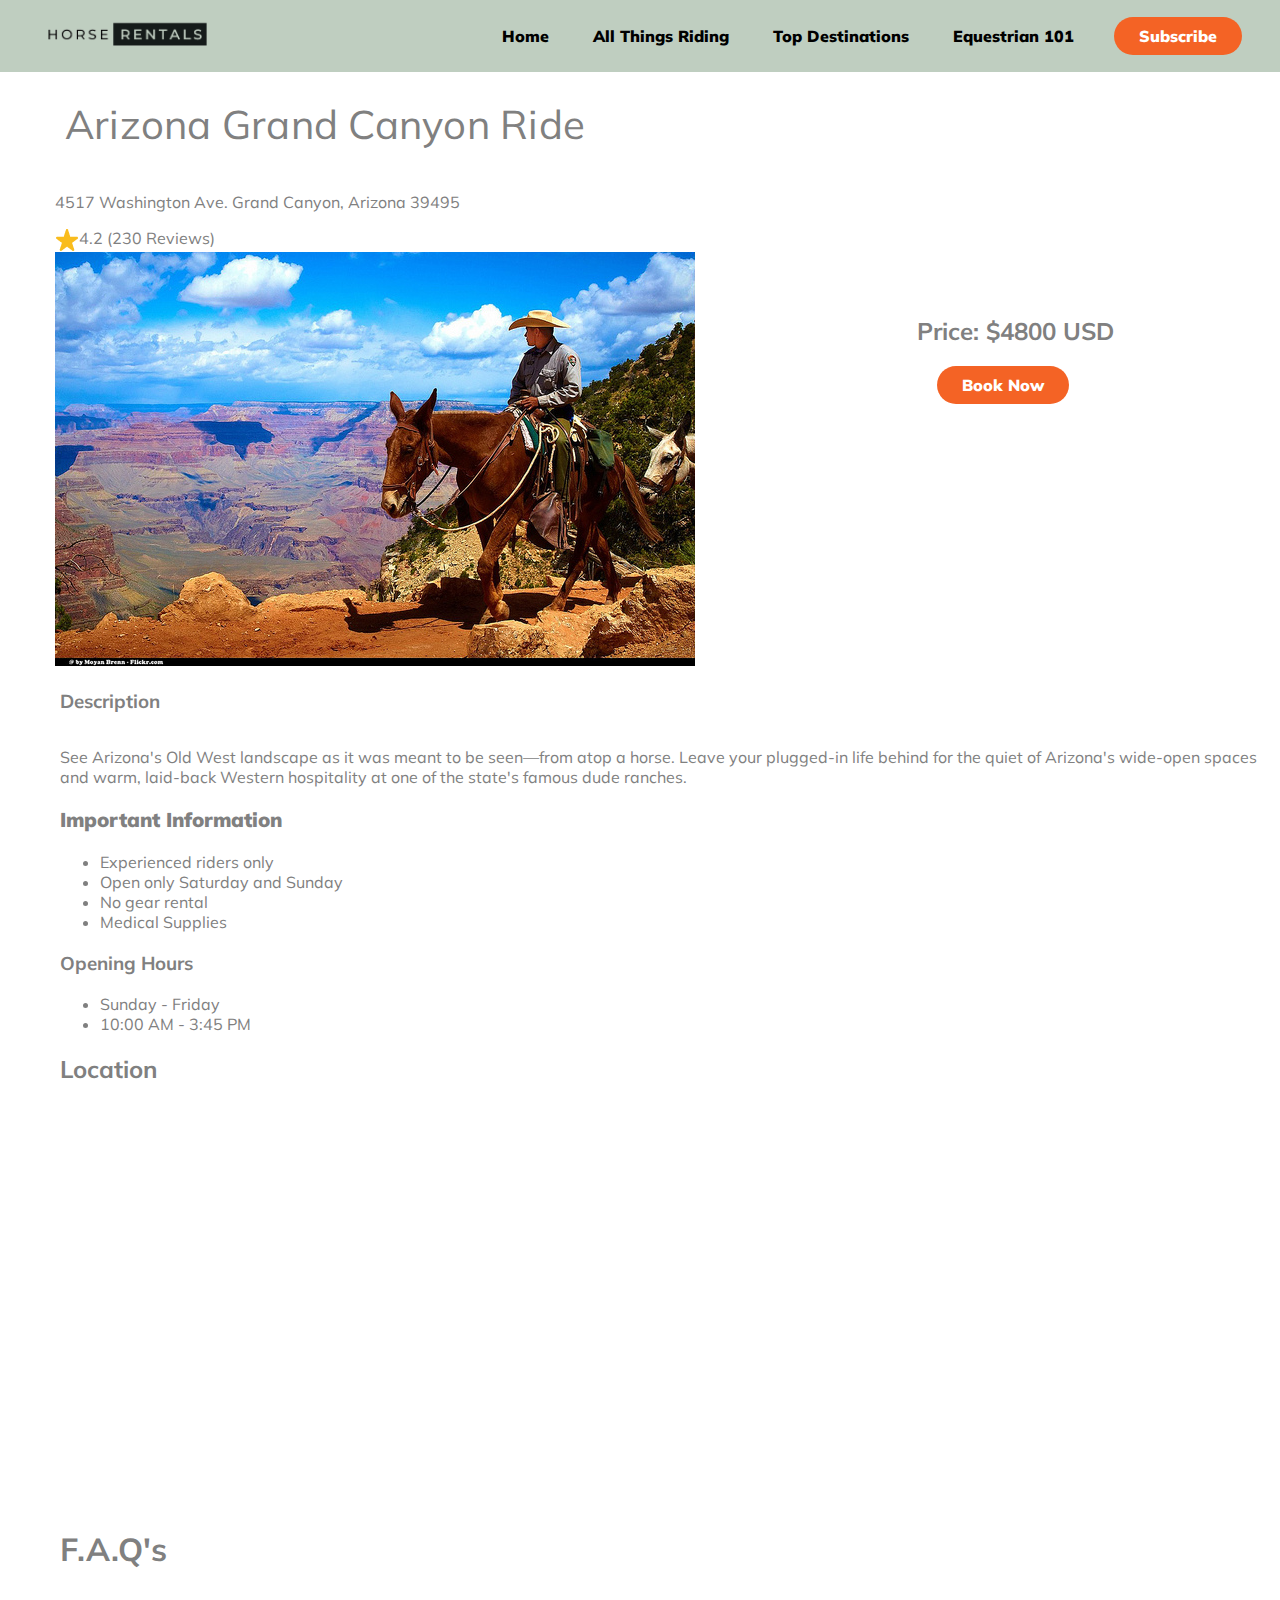
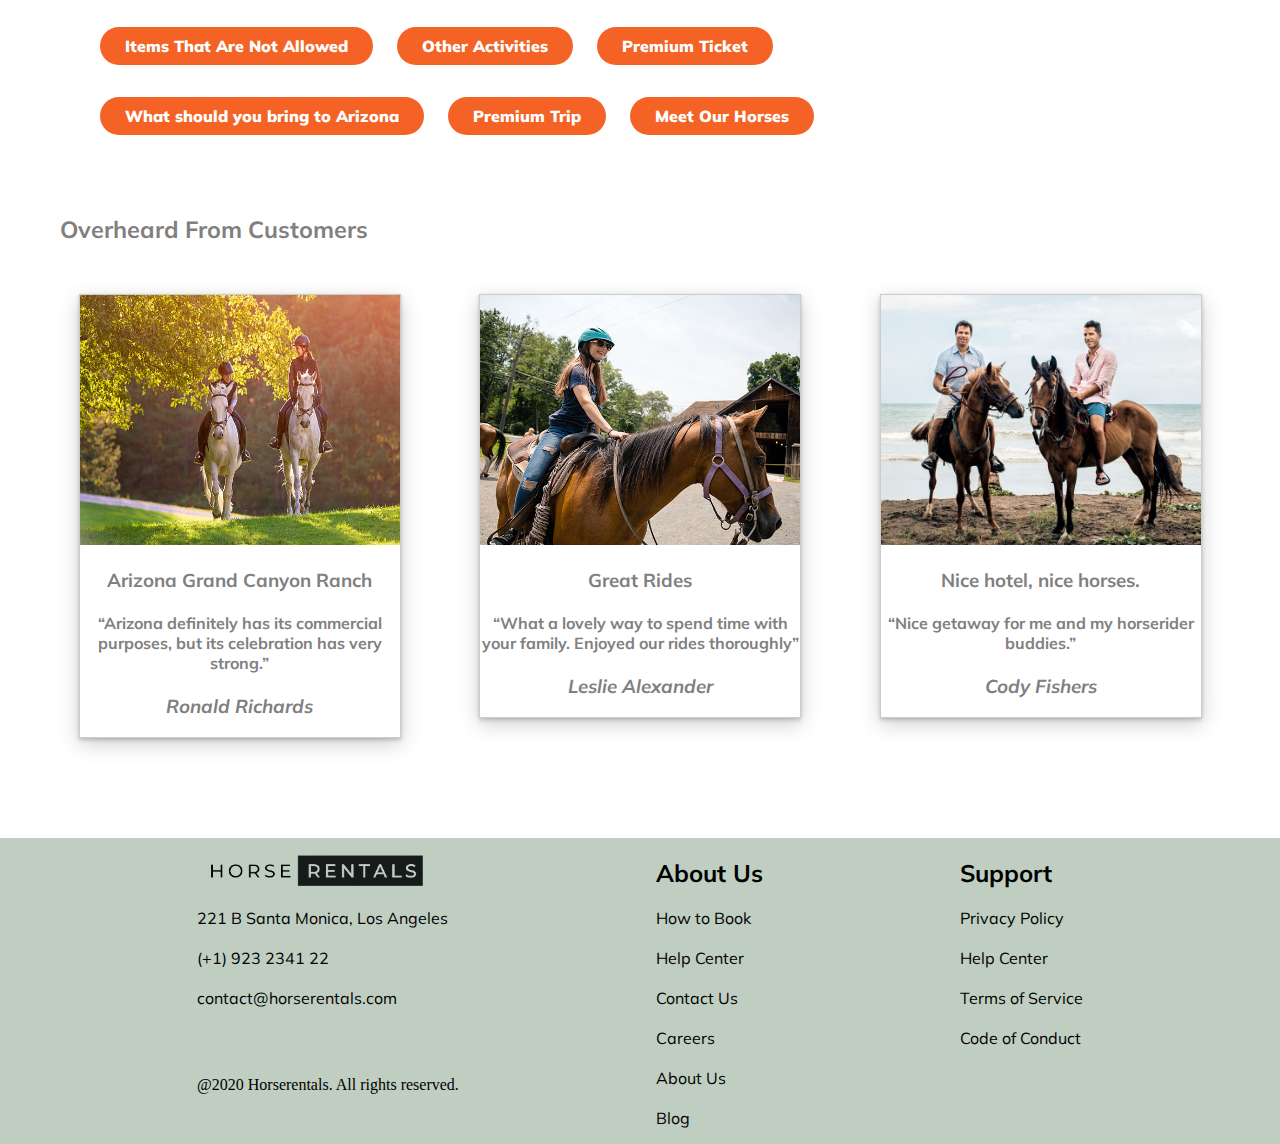
<file: BookingPage/index.html>
<!DOCTYPE html>
<html lang="en">
<head>
  <link href="styles.css" rel="stylesheet"/>
  </head>
    <meta charset="UTF-8" />
    <meta name="viewport" content="width=device-width, initial-scale=1.0" />
    
    <title>Horserentals</title>
   
<link rel="preconnect" href="https://fonts.googleapis.com">
<link rel="preconnect" href="https://fonts.gstatic.com" crossorigin>
<link href="https://fonts.googleapis.com/css2?family=Mulish:wght@200&display=swap" rel="stylesheet"> 
 
<header>
    <img class="nav-logo" src="media/HorseRentalslogo.png" alt="horserentals logo">
        <nav class="navbar">
            <ul class="nav-links">
         <li><a href="#home">Home</a></li>
         <li><a href="#allthingsriding">All Things Riding</a></li>
         <li><a href="#topdestinations">Top Destinations</a></li>
         <li><a href="#equestrian101">Equestrian 101</a></li>
            </ul>
        </nav>
        <a class="subscribe" href="#subscribe"><button>Subscribe</button></a>
</header>
        <main>
           
            <h1 class="title">Arizona Grand Canyon Ride</h1>
           
 <section id="sub">
 <article>
   <div>
      <div id="information">
        <p>4517 Washington Ave. Grand Canyon, Arizona 39495</p>
        <div class="rating">
        <img class="rate" src="media/star_rate.png" /> <div>4.2 (230 Reviews)</div>
        <br>
      </div>
      <div><img src="media/Horsetrail.jpeg"></div>
    </article>
<br>
    <article id="booking-container">
        <div>
            <form>
                <br>
                <br>
                <br>
                <br>
                <br>
                <br>
            </form>
            <h2 class="details">Price:    $4800 USD</h2>
            <button class="click" onclick="window.location.href='https://samisoltani.github.io/Horserental/Checkout/index.html';">Book Now</button>
        </div>
</article>
</div>
 </div>
 <br>
 <br>
</section>
               <h3 class="hthree">Description</h3>
                <section class="description">
                  <p>See Arizona's Old West landscape as it was meant to be seen—from atop a horse. 
                    Leave your plugged-in life behind for the quiet of
                    Arizona's wide-open spaces and warm, laid-back Western hospitality at one of the state's famous dude ranches.
                  </p>
               
                  <h3 class="key">Important Information</h3>
                 <ul>
                <li>Experienced riders only</li>
                <li>Open only Saturday and Sunday</li> 
                <li>No gear rental</li>  
                <li>Medical Supplies</li>
                 </ul>
                 <h3 class="open">Opening Hours</h3>
                 <ul>
                     <li>Sunday - Friday</li>
                     <li>10:00 AM - 3:45 PM</li>
                 </ul>
                 <h2 class="location">Location</h2>
                    <iframe src="https://www.google.com/maps/embed?pb=!1m18!1m12!1m3!1d26514.537294123427!2d-112.01729330348482!3d33.82993051267072!2m3!1f0!2f0!3f0!3m2!1i1024!2i768!4f13.1!3m3!1m2!1s0x872b7cedeb2cb141%3A0xc4bfdc0ee730c8e4!2sCave%20Creek%20Trail%20Rides!5e0!3m2!1sen!2sca!4v1649730789122!5m2!1sen!2sca" width="100%" height="400" style="border:10px;" allowfullscreen="" loading="lazy"></iframe>
                
                 
                 <div>
                 <h1 class="titlef">F.A.Q's</h1>


                 <section class="facts">

                 <p><button>What should you bring to Arizona</button>
                    <button>Premium Trip</button>
                    <button>Meet Our Horses</button> </p>

                    <p> <button>Items That Are Not Allowed</button>
                        <button>Other Activities</button>
                        <button>Premium Ticket</button></p>
                
                </section>
                </div>
                </section>
              
                <div class="container">
                    <div class="heading">
                      <h3 style="font-family: Mulish; margin-left:60px ; color: gray;">Overheard From Customers</h3>

                      </div>
                    </div>
                    <section class="row">
                      <div class="card">
                        <img src="media/card1.jpeg" alt="Avatar">
                        <div class = "container">
                            <h3 style="font-family: Mulish; text-align: center;">Arizona Grand Canyon Ranch</h3>
                            <h4 style="font-family: Mulish; text-align: center;">“Arizona definitely has its commercial purposes,
                                but its celebration has very strong.”</h4>
    
                              <h3 style="font-style: italic; font-family: Mulish; text-align: center;">Ronald Richards</h3>
                            </div>
            
                        </div>
                      </div>
            
                      <div class="card">
                            <img src="media/card2.jpeg" alt="Avatar">
                            <div class = "container">
                                <h3 style="font-family: Mulish; text-align: center;">Great Rides</h3>
                            <h4 style="font-family: Mulish; text-align: center;">“What a lovely way to spend time with your family. 
                                Enjoyed our rides thoroughly”</h4>
    
                              <h3 style="font-style: italic; font-family: Mulish; text-align: center;">Leslie Alexander</h3>
                            </div>
            
                            </div>
            
                          </div>
            
                          <div class="card">
                            <img src="media/card3.jpeg" alt="Avatar">
                            <div class = "container">
                                <h3 style="font-family: Mulish; text-align: center;">Nice hotel, nice horses.</h3>
                            <h4 style="font-family: Mulish; text-align: center;"> “Nice getaway for me and my horserider buddies.”</h4>
    
                              <h3 style="font-style: italic; font-family: Mulish; text-align: center;">Cody Fishers</h3>
                            </div>
                            </section>
                            </div>
                          </div>
            
                      </div>
                    </div>

          </div>
        </div>
 
        </div>
        
            </section>
        </main>
    
        <footer>
            <div class="copyright" style="padding-top: 50px;">
    
            </div>
            <div class="row" style="background-color: #BFCEC0;">
    
              <div class="column">
                <img class="nav-logo" src="media/HorseRentalslogo.png" alt= "horserentals logo" style="height: 70px; width: auto;"><br>
                <p style="font-family: Mulish;">221 B Santa Monica, Los Angeles <br> <br>
                  (+1) 923 2341 22<br> <br>
                  contact@horserentals.com
                </p>
                <br>
                <br>
                <p></p>
    
        <p>@2020 Horserentals. All rights reserved.</p>

              </div>
              <div class="column">
                <h2 style="font-family: Mulish;">About Us</h2>
                <p style="font-family: Mulish;">How to Book <br> <br>
                  Help Center<br> <br>
                  Contact Us<br> <br>
                  Careers<br> <br>
                  About Us<br> <br>
                  Blog
                </p>
              </div>
              <div class="column">
                <h2 style="font-family: Mulish;">Support</h2>
                <p style="font-family: Mulish;">Privacy Policy <br> <br>
                  Help Center<br> <br>
                  Terms of Service<br> <br>
                  Code of Conduct
              </div>
              </div>
    
        </footer>
    </footer>
    <script src="script.js"></script>
</body>
</html>
</file>
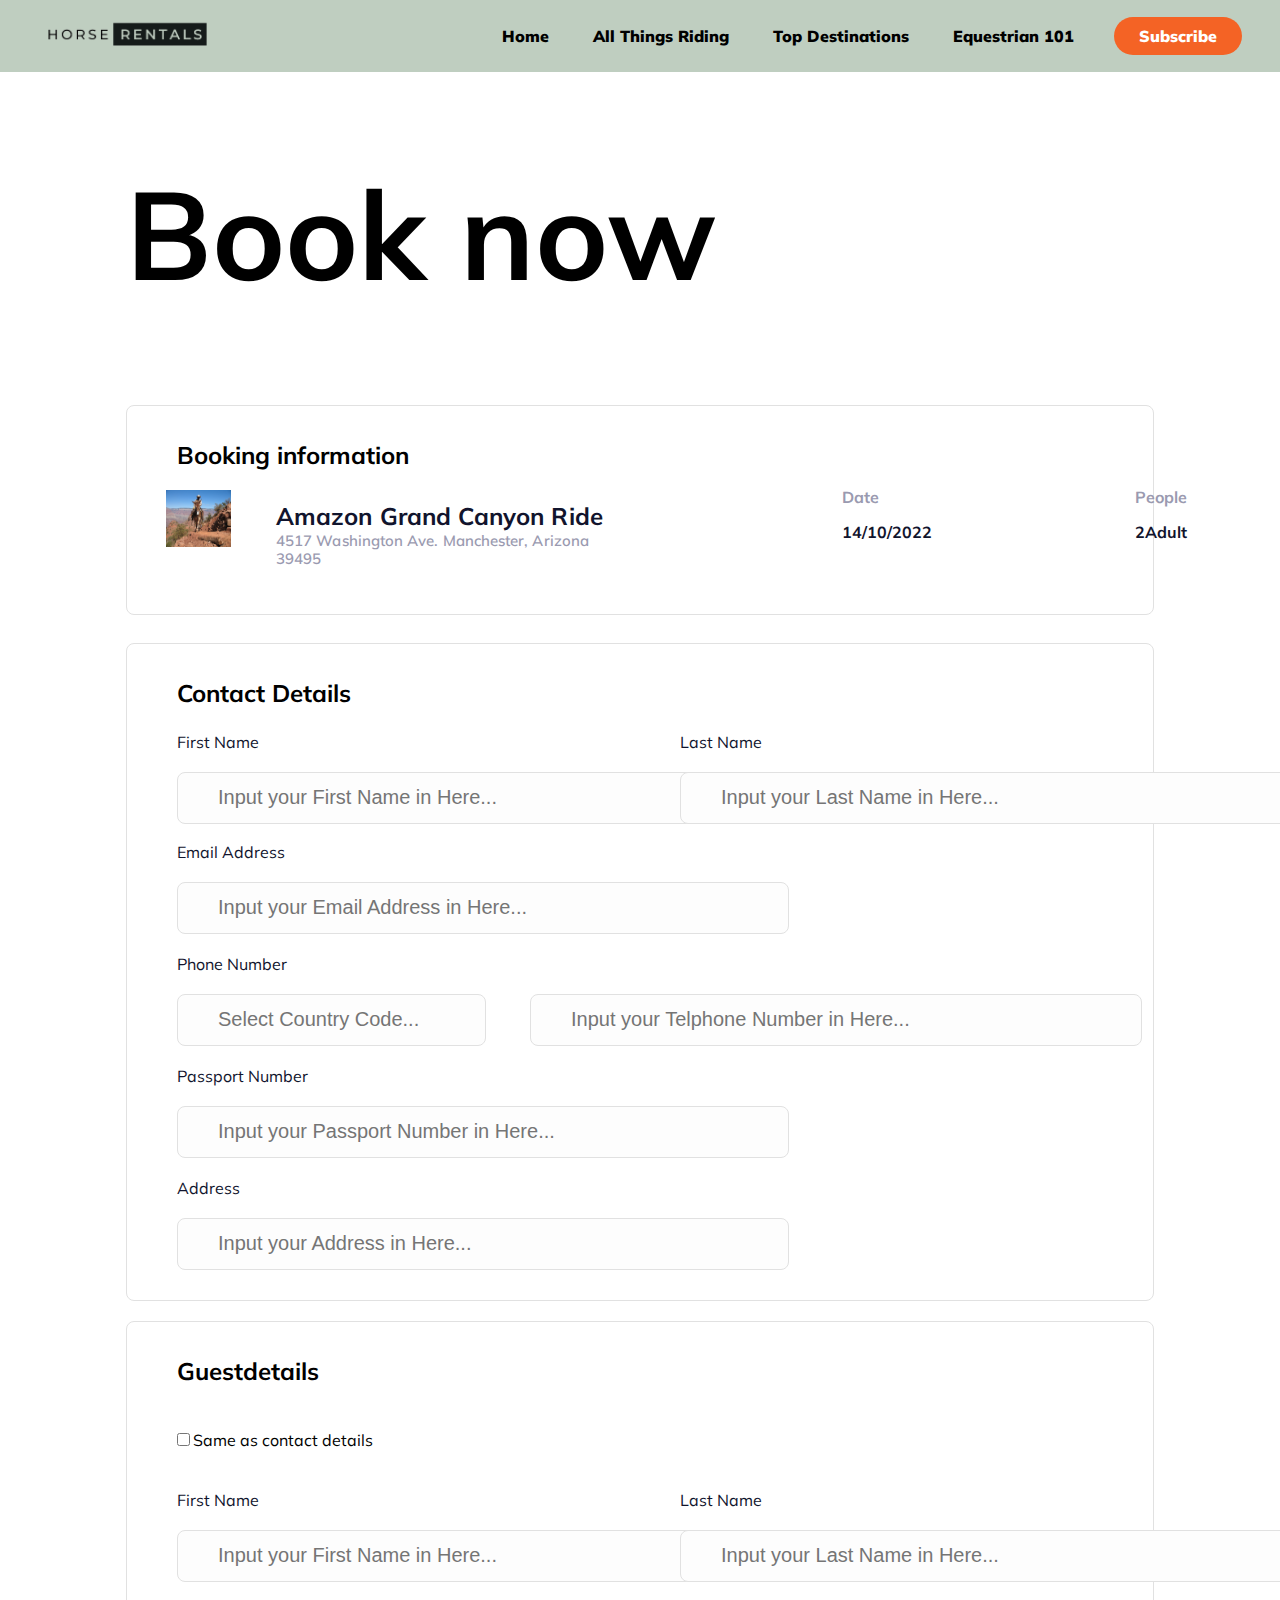
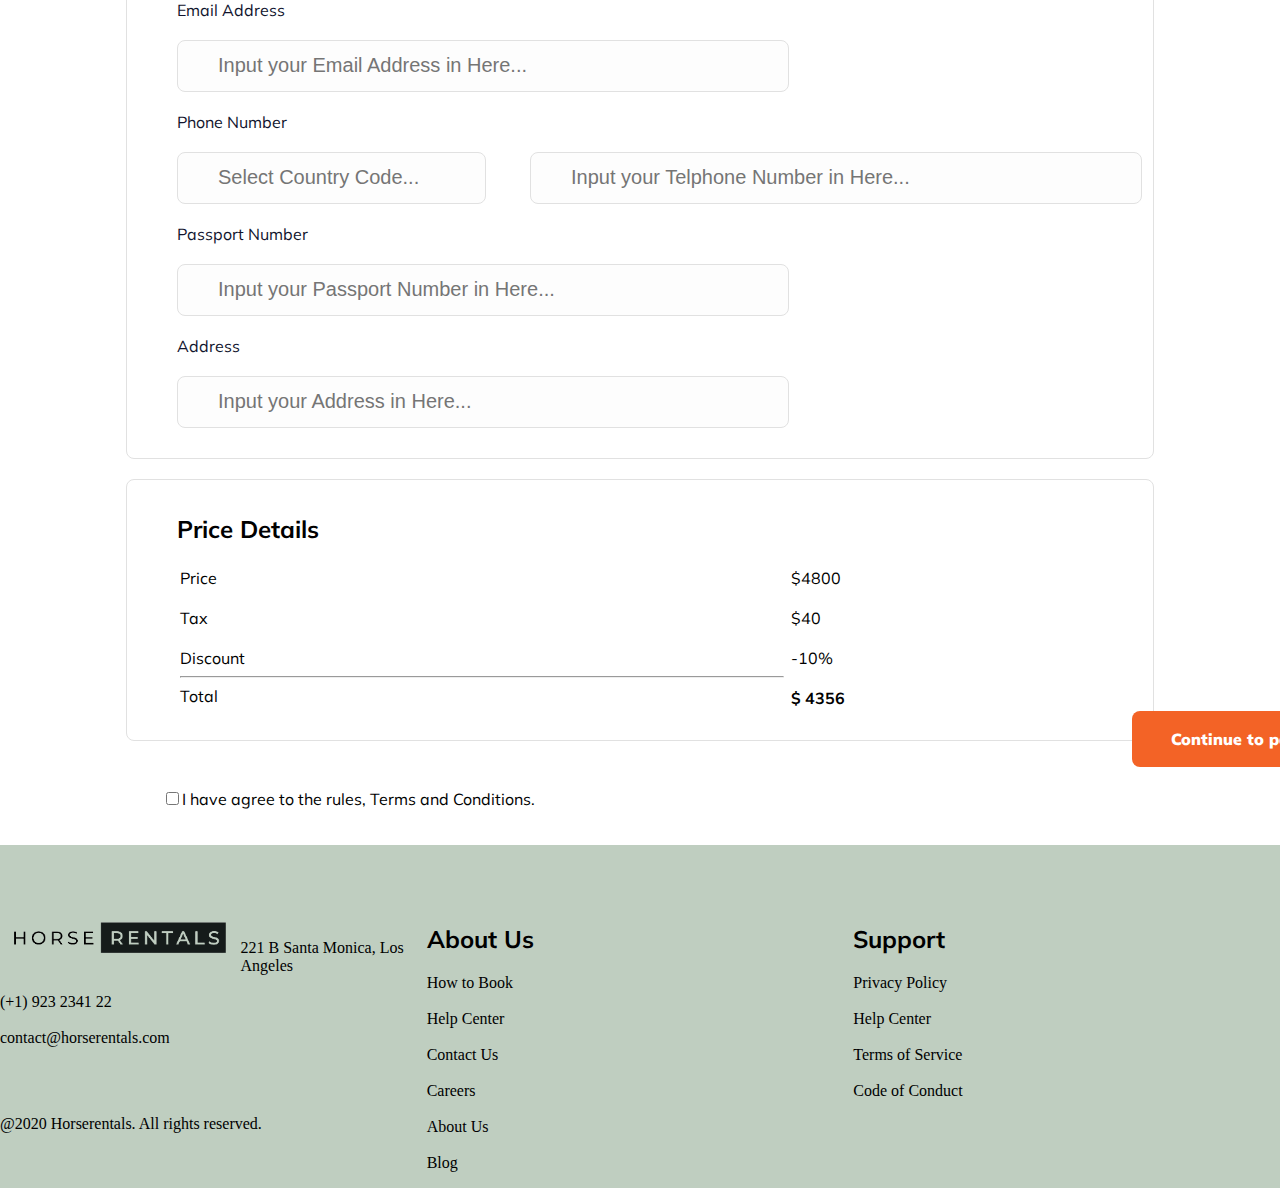
<file: Checkout/index.html>
<!DOCTYPE html>
<html lang="en">
<head>
    <meta charset="UTF-8" />
    <meta name="viewport" content="width=device-width, initial-scale=1.0" />
    <title>Horserental</title>
    <link href="styles.css" rel="stylesheet" />
</head>
<body>
    <header>
        <img class="nav-logo" src="media/HorseRentalslogo.png" alt="horserentals logo">
        <nav class="navbar">
            <ul class="nav-links">
                <li><a href="#home">Home</a></li>
                <li><a href="#allthingsriding">All Things Riding</a></li>
                <li><a href="#topdestinations">Top Destinations</a></li>
                <li><a href="#equestrian101">Equestrian 101</a></li>
            </ul>
        </nav>
        <div>
            <button>Subscribe</button>
            <a class="subscribe" href="#subscribe"></a>
        </div>
    </header>
    <main>
        <section class="title">
            <h1>Book now</h1>
        </section>
        <article class="bookinginfo">
            <h3 id="subtitle">Booking information</h3>
            <section>
                <div class="row">
                    <div class="column0" id="left"> <img id="img_small" src="media/grand_canyon.jpg" /></div>
                    <div class="column0" id="middle1"> <p id="placename">Amazon Grand Canyon Ride</p> <div id="placeaddress">4517 Washington Ave. Manchester, Arizona 39495</div> </div>
                    <div class="column0" id="middle2"> <div id="date">Date</div> <div id="datechosen"> 14/10/2022 </div> </div>
                    <div class="column0" id="right"> <div id="people">People</div><div id="peoplenumber">2Adult</div> </div>
                </div>
            </section>
        </article>
        <br />
        <section id="bookingform">
            <form>
                <div class="contactdetails">
                    <h3 id="subtitle">Contact Details</h3>
                    <div>
                        <div class="row">
                            <div class="column1">
                                <label>First Name</label>
                                <br />
                                <br />
                                <input type="text" id="firstname" name="firstname" placeholder="Input your First Name in Here..." required />
                                <br />
                                <br />
                            </div>
                            <div class="column1">
                                <label>Last Name</label>
                                <br />
                                <br />
                                <input type="text" id="lasttname" name="lastname" placeholder="Input your Last Name in Here..." required />
                                <br />
                                <br />
                            </div>
                        </div>
                        <div>
                            <label>Email Address</label>
                            <br />
                            <br />
                            <input type="email" id="email" name="email" placeholder="Input your Email Address in Here..." required />
                            <br />
                            <br />
                            <label>Phone Number</label>
                            <br />
                            <br />
                            <input list="code-country" class="codecountrybox" placeholder="Select Country Code...">
                            <datalist id="code-country">
                                <option value="+1">
                                <option value="+91">
                                <option value="+98">
                                <option value="+868">
                                <option value="+">
                            </datalist>
                            <input type="tel" id="tel" name="tel" placeholder="Input your Telphone Number in Here..." required />
                            <br />
                            <br />
                            <label>Passport Number</label>
                            <br />
                            <br />
                            <input type="text" id="passportnumber" name="passportnumber" placeholder="Input your Passport Number in Here..." required />
                            <br />
                            <br />
                            <label>Address</label>
                            <br />
                            <br />
                            <input type="text" id="address" name="address" placeholder="Input your Address in Here..." required />
                            <br />
                            <br />
                        </div>
                    </div>
                </div>
                <div class="guestdetails">
                    <h3 id="subtitle">Guestdetails</h3>
                    <br />
                    <dive>
                        <div><input type="checkbox" class="sameascontact" name="sameascontact" />Same as contact details</div>
                        <br />
                        <br />
                        <div class="row">
                            <div class="column2">
                                <label>First Name</label>
                                <br />
                                <br />
                                <input type="text" id="firstname2" name="firstname2" placeholder="Input your First Name in Here..." required />
                                <br />
                                <br />
                            </div>
                            <div class="column2">
                                <label>Last Name</label>
                                <br />
                                <br />
                                <input type="text" id="lasttname2" name="lastname2" placeholder="Input your Last Name in Here..." required />
                                <br />
                                <br />
                            </div>
                        </div>
                        <div>
                            <label>Email Address</label>
                            <br />
                            <br />
                            <input type="email" id="email2" name="email2" placeholder="Input your Email Address in Here..." required />
                            <br />
                            <br />
                            <label>Phone Number</label>
                            <br />
                            <br />
                            <input list="code-country" class="codecountrybox" placeholder="Select Country Code...">
                            <datalist id="code-country">
                                <option value="+1">
                                <option value="+91">
                                <option value="+98">
                                <option value="+868">
                                <option value="+">
                            </datalist>
                            <input type="tel" id="tel2" name="tel2" size="10" placeholder="Input your Telphone Number in Here..." required />
                            <br />
                            <br />
                            <label>Passport Number</label>
                            <br />
                            <br />
                            <input type="text" id="passportnumber2" name="passportnumber2" placeholder="Input your Passport Number in Here..." optional />
                            <br />
                            <br />
                            <label>Address</label>
                            <br />
                            <br />
                            <input type="text" id="address2" name="address2" placeholder="Input your Address in Here..." required />
                            <br />
                            <br />
                        </div>
                    <dive>
                </div>
                <div class="pricedetails">
                    <h3 id="subtitle">Price Details</h3>
                    <div class="row">
                        <div class="column3" id="infocolumn">
                            <div>Price</div>
                            <br />
                            <div>Tax</div>
                            <br />
                            <div>Discount</div>
                            <hr />
                            <div>Total</div>
                        </div>
                        <div class="column3" id="pricecolumn">
                            <div>$4800</div>
                            <br />
                            <div>$40</div>
                            <br />
                            <div>-10%</div>
                            <br />
                            <div style="font-weight:700; font-size:16px;">$ 4356</div>
                        </div>
                    </div>
                </div>
                <br />
                <div>
                    <div id="agreemargin"><input type="checkbox" class="agreebox" name="agreebox" required />I have agree to the rules, Terms and Conditions.</div>
                    <div><button type="submit" id="continutopayment" name="continuetopayment">Continue to payment</button></div>
                </div>
            </form>
            <br />
            <br />
            <p id="form-message" class="hidden"></p>
        </section>
    </main>
    <footer>
        <div class="copyright" style="padding-top: 50px;"></div>
        <div class="row" style="background-color: #BFCEC0;">
            <div class="column">
                <img class="nav-logo" src="media\HorseRentalslogo.png" alt="horserentals logo" style="height: 70px; width: auto;"><br>
                <p>
                    221 B Santa Monica, Los Angeles <br> <br>
                    (+1) 923 2341 22<br> <br>
                    contact@horserentals.com
                </p>
                <br>
                <br>
                <p></p>
                <p>@2020 Horserentals. All rights reserved.</p>
            </div>
            <div class="column">
                <h2 style="font-family:'Mulish', sans-serif;">About Us</h2>
                <p>
                    How to Book <br> <br>
                    Help Center<br> <br>
                    Contact Us<br> <br>
                    Careers<br> <br>
                    About Us<br> <br>
                    Blog
                </p>
            </div>
            <div class="column">
                <h2 style="font-family:'Mulish', sans-serif;">Support</h2>
                <p>
                    Privacy Policy <br> <br>
                    Help Center<br> <br>
                    Terms of Service<br> <br>
                    Code of Conduct
                </p>
            </div>
        </div>
    </footer>
    <script src="script.js"></script>
</body>
</html>
</file>
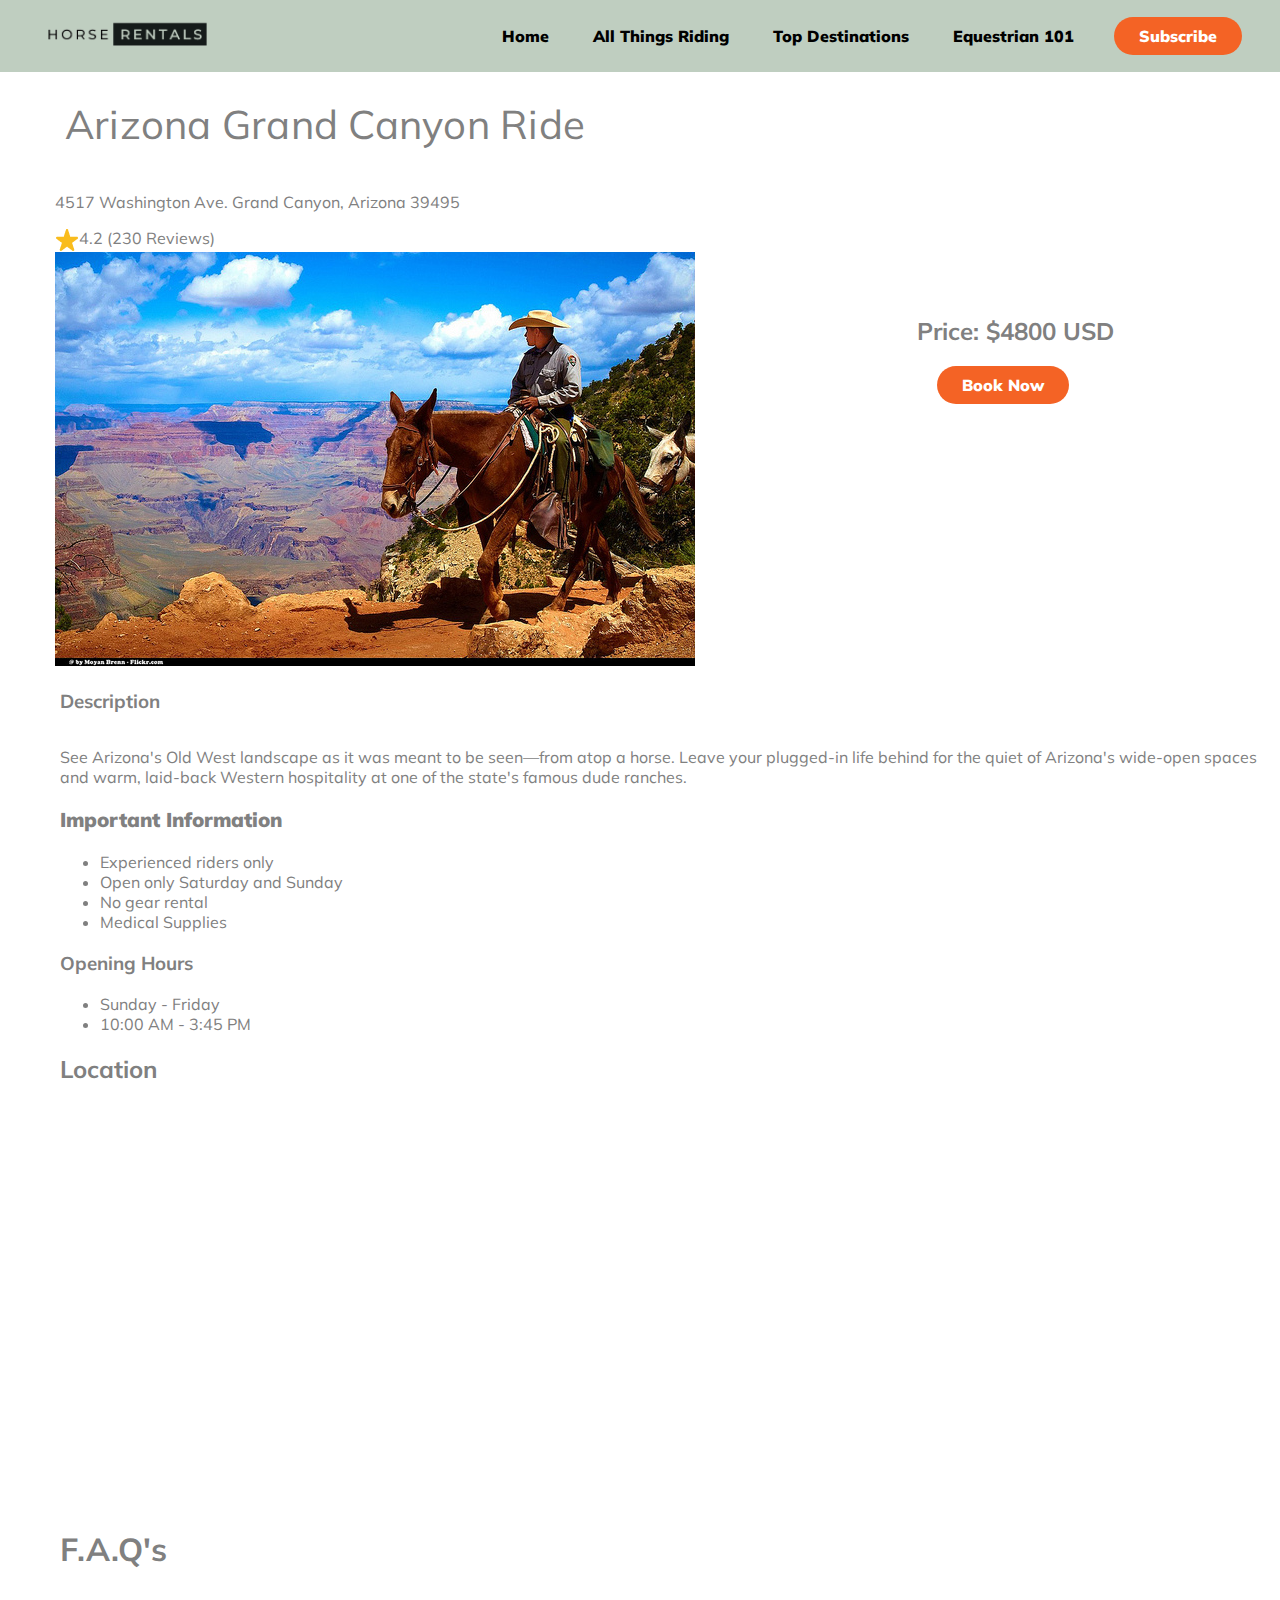
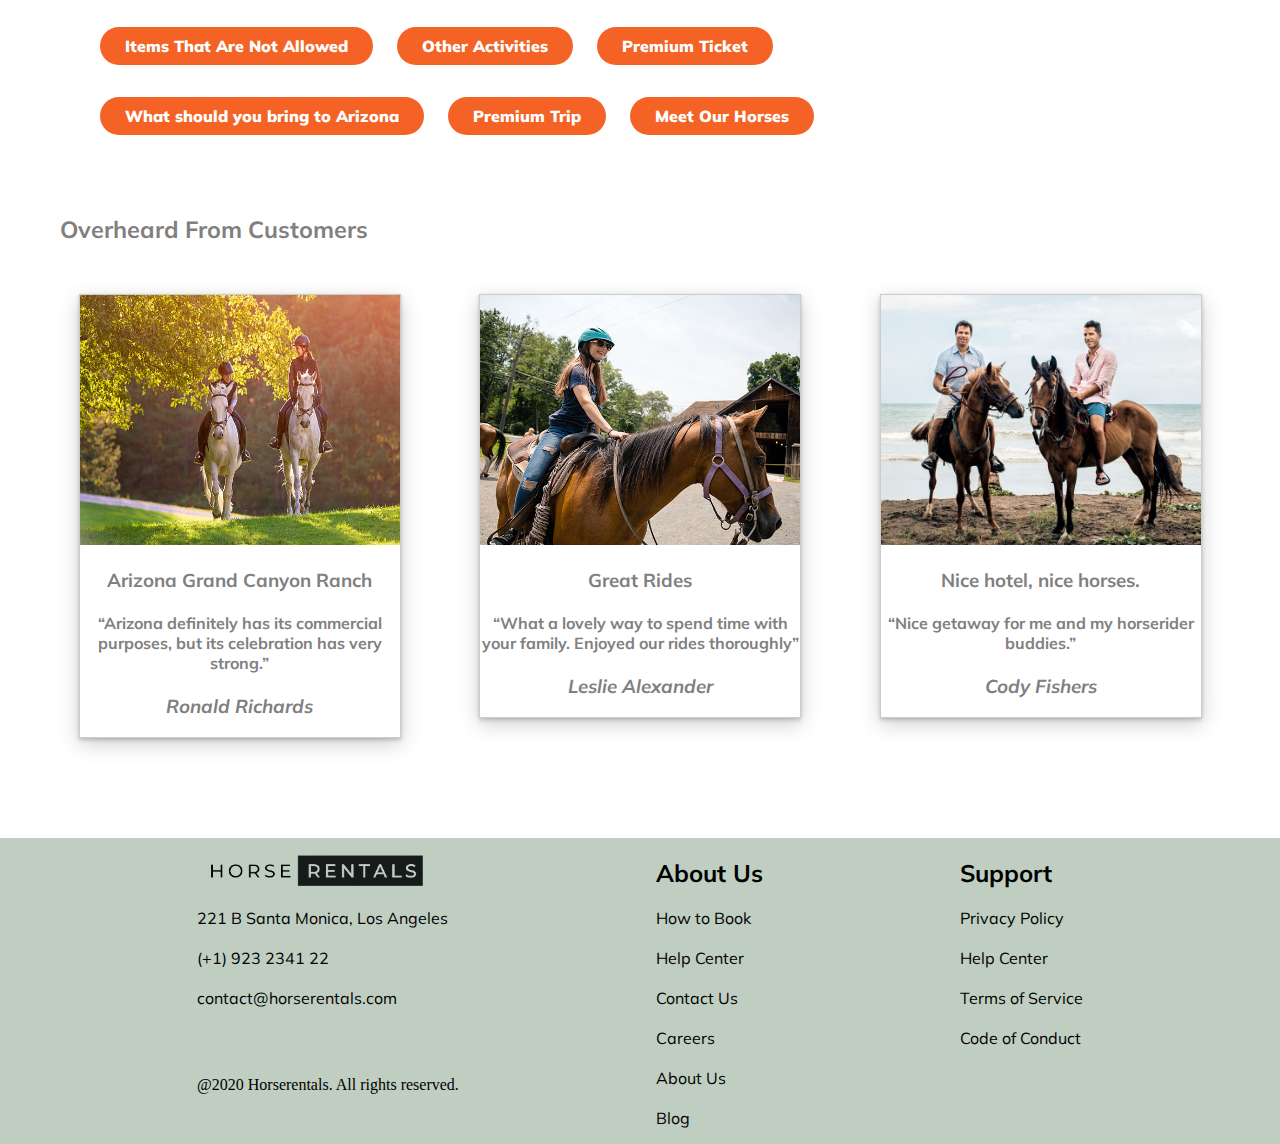
<file: BookingPage/bookingpage.html.html>
<!DOCTYPE html>
<html lang="en">
<head>
  <link href="styles.css" rel="stylesheet"/>
  </head>
    <meta charset="UTF-8" />
    <meta name="viewport" content="width=device-width, initial-scale=1.0" />
    
    <title>Horserentals</title>
   
<link rel="preconnect" href="https://fonts.googleapis.com">
<link rel="preconnect" href="https://fonts.gstatic.com" crossorigin>
<link href="https://fonts.googleapis.com/css2?family=Mulish:wght@200&display=swap" rel="stylesheet"> 
 
<header>
    <img class="nav-logo" src="media/HorseRentalslogo.png" alt="horserentals logo">
        <nav class="navbar">
            <ul class="nav-links">
         <li><a href="#home">Home</a></li>
         <li><a href="#allthingsriding">All Things Riding</a></li>
         <li><a href="#topdestinations">Top Destinations</a></li>
         <li><a href="#equestrian101">Equestrian 101</a></li>
            </ul>
        </nav>
        <a class="subscribe" href="#subscribe"><button>Subscribe</button></a>
</header>
        <main>
           
            <h1 class="title">Arizona Grand Canyon Ride</h1>
           
 <section id="sub">
 <article>
   <div>
      <div id="information">
        <p>4517 Washington Ave. Grand Canyon, Arizona 39495</p>
        <div class="rating">
        <img class="rate" src="media/star_rate.png" /> <div>4.2 (230 Reviews)</div>
        <br>
      </div>
      <div><img src="media/Horsetrail.jpeg"></div>
    </article>
<br>
    <article id="booking-container">
      <div>
      <form>
    <br>
    <br>
    <br>
    <br>
    <br>
      <br>
      </form>
      <h2 class="details">Price:    $4800 USD</h2>
      <button class="click" onclick= a href= "#checkout">Book Now</button>
    </div>
</article>
</div>
 </div>
 <br>
 <br>
</section>
               <h3 class="hthree">Description</h3>
                <section class="description">
                  <p>See Arizona's Old West landscape as it was meant to be seen—from atop a horse. 
                    Leave your plugged-in life behind for the quiet of
                    Arizona's wide-open spaces and warm, laid-back Western hospitality at one of the state's famous dude ranches.
                  </p>
               
                  <h3 class="key">Important Information</h3>
                 <ul>
                <li>Experienced riders only</li>
                <li>Open only Saturday and Sunday</li> 
                <li>No gear rental</li>  
                <li>Medical Supplies</li>
                 </ul>
                 <h3 class="open">Opening Hours</h3>
                 <ul>
                     <li>Sunday - Friday</li>
                     <li>10:00 AM - 3:45 PM</li>
                 </ul>
                 <h2 class="location">Location</h2>
                    <iframe src="https://www.google.com/maps/embed?pb=!1m18!1m12!1m3!1d26514.537294123427!2d-112.01729330348482!3d33.82993051267072!2m3!1f0!2f0!3f0!3m2!1i1024!2i768!4f13.1!3m3!1m2!1s0x872b7cedeb2cb141%3A0xc4bfdc0ee730c8e4!2sCave%20Creek%20Trail%20Rides!5e0!3m2!1sen!2sca!4v1649730789122!5m2!1sen!2sca" width="100%" height="400" style="border:10px;" allowfullscreen="" loading="lazy"></iframe>
                
                 
                 <div>
                 <h1 class="titlef">F.A.Q's</h1>


                 <section class="facts">

                 <p><button>What should you bring to Arizona</button>
                    <button>Premium Trip</button>
                    <button>Meet Our Horses</button> </p>

                    <p> <button>Items That Are Not Allowed</button>
                        <button>Other Activities</button>
                        <button>Premium Ticket</button></p>
                
                </section>
                </div>
                </section>
              
                <div class="container">
                    <div class="heading">
                      <h3 style="font-family: Mulish; margin-left:60px ; color: gray;">Overheard From Customers</h3>

                      </div>
                    </div>
                    <section class="row">
                      <div class="card">
                        <img src="media/card1.jpeg" alt="Avatar">
                        <div class = "container">
                            <h3 style="font-family: Mulish; text-align: center;">Arizona Grand Canyon Ranch</h3>
                            <h4 style="font-family: Mulish; text-align: center;">“Arizona definitely has its commercial purposes,
                                but its celebration has very strong.”</h4>
    
                              <h3 style="font-style: italic; font-family: Mulish; text-align: center;">Ronald Richards</h3>
                            </div>
            
                        </div>
                      </div>
            
                      <div class="card">
                            <img src="media/card2.jpeg" alt="Avatar">
                            <div class = "container">
                                <h3 style="font-family: Mulish; text-align: center;">Great Rides</h3>
                            <h4 style="font-family: Mulish; text-align: center;">“What a lovely way to spend time with your family. 
                                Enjoyed our rides thoroughly”</h4>
    
                              <h3 style="font-style: italic; font-family: Mulish; text-align: center;">Leslie Alexander</h3>
                            </div>
            
                            </div>
            
                          </div>
            
                          <div class="card">
                            <img src="media/card3.jpeg" alt="Avatar">
                            <div class = "container">
                                <h3 style="font-family: Mulish; text-align: center;">Nice hotel, nice horses.</h3>
                            <h4 style="font-family: Mulish; text-align: center;"> “Nice getaway for me and my horserider buddies.”</h4>
    
                              <h3 style="font-style: italic; font-family: Mulish; text-align: center;">Cody Fishers</h3>
                            </div>
                            </section>
                            </div>
                          </div>
            
                      </div>
                    </div>

          </div>
        </div>
 
        </div>
        
            </section>
        </main>
    
        <footer>
            <div class="copyright" style="padding-top: 50px;">
    
            </div>
            <div class="row" style="background-color: #BFCEC0;">
    
              <div class="column">
                <img class="nav-logo" src="media/HorseRentalslogo.png" alt= "horserentals logo" style="height: 70px; width: auto;"><br>
                <p style="font-family: Mulish;">221 B Santa Monica, Los Angeles <br> <br>
                  (+1) 923 2341 22<br> <br>
                  contact@horserentals.com
                </p>
                <br>
                <br>
                <p></p>
    
        <p>@2020 Horserentals. All rights reserved.</p>

              </div>
              <div class="column">
                <h2 style="font-family: Mulish;">About Us</h2>
                <p style="font-family: Mulish;">How to Book <br> <br>
                  Help Center<br> <br>
                  Contact Us<br> <br>
                  Careers<br> <br>
                  About Us<br> <br>
                  Blog
                </p>
              </div>
              <div class="column">
                <h2 style="font-family: Mulish;">Support</h2>
                <p style="font-family: Mulish;">Privacy Policy <br> <br>
                  Help Center<br> <br>
                  Terms of Service<br> <br>
                  Code of Conduct
              </div>
              </div>
    
        </footer>
    </footer>
    <script src="script.js"></script>
</body>
</html>
</file>
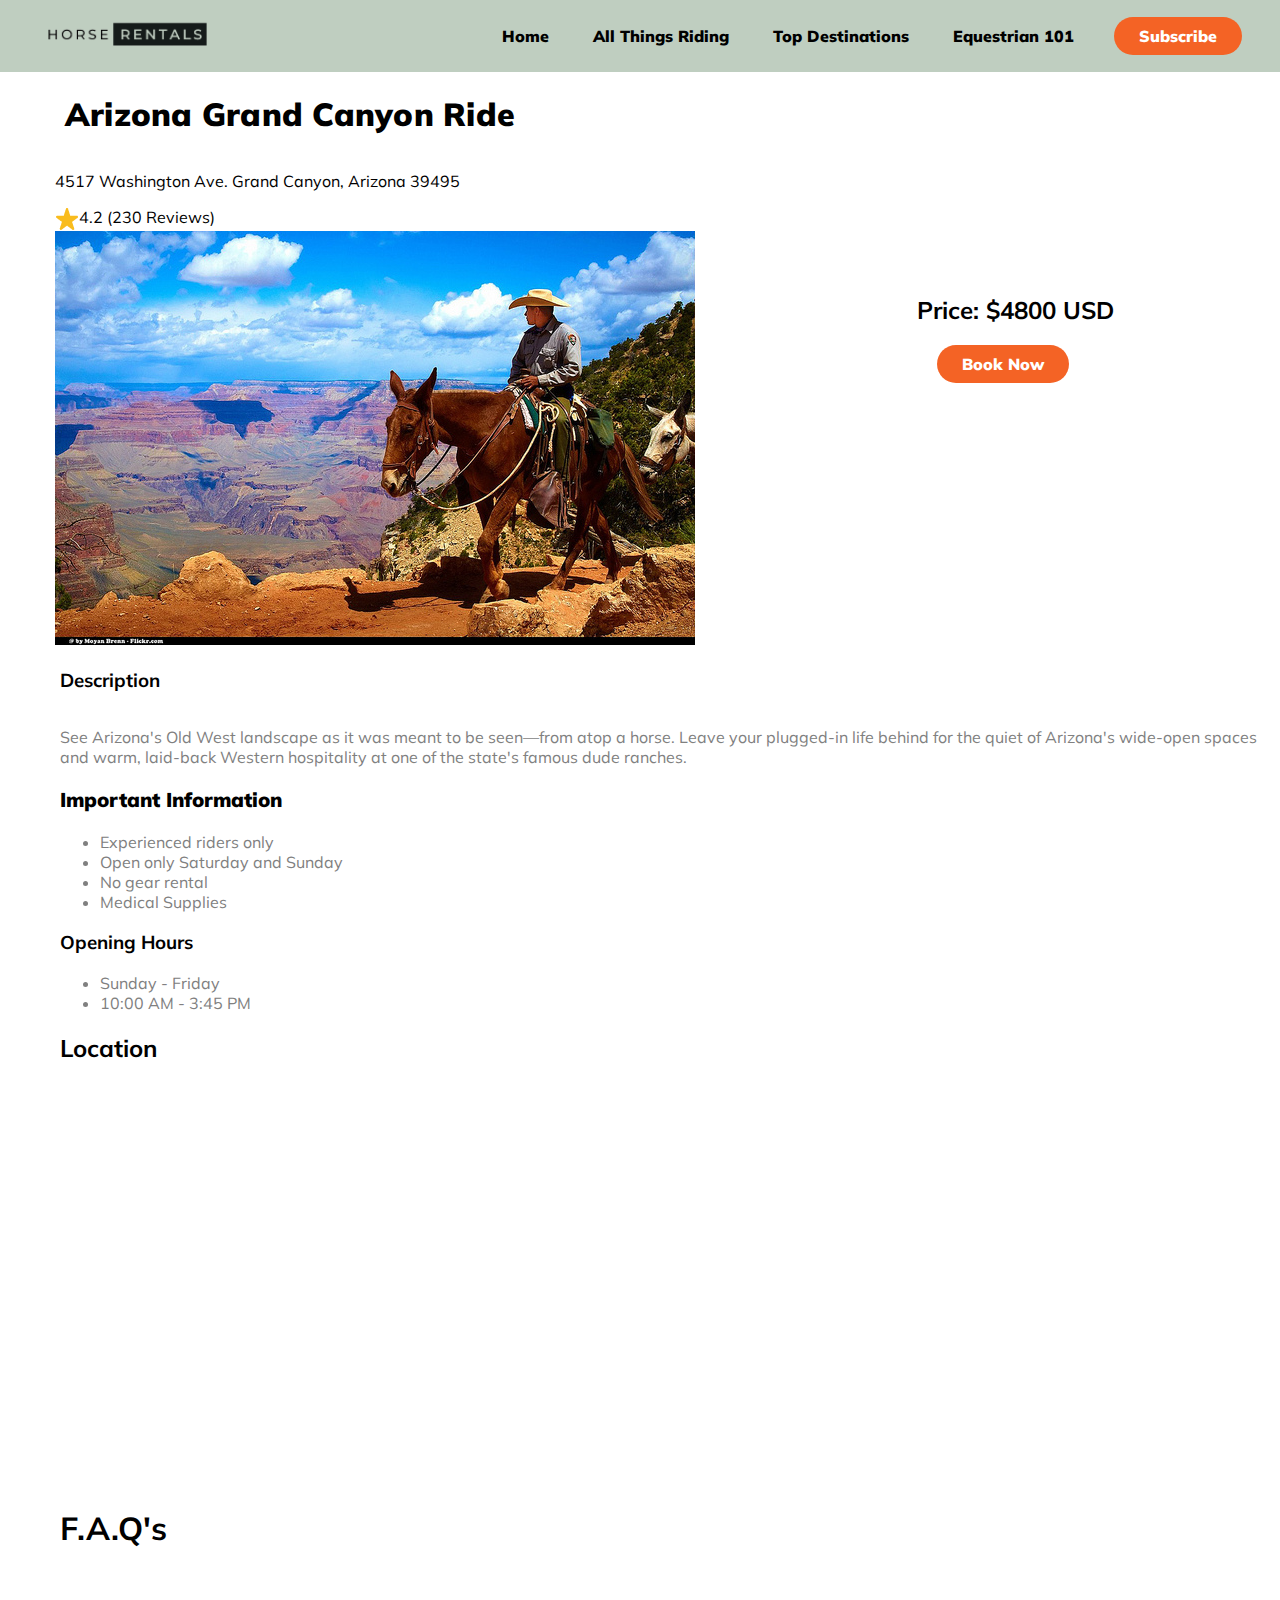
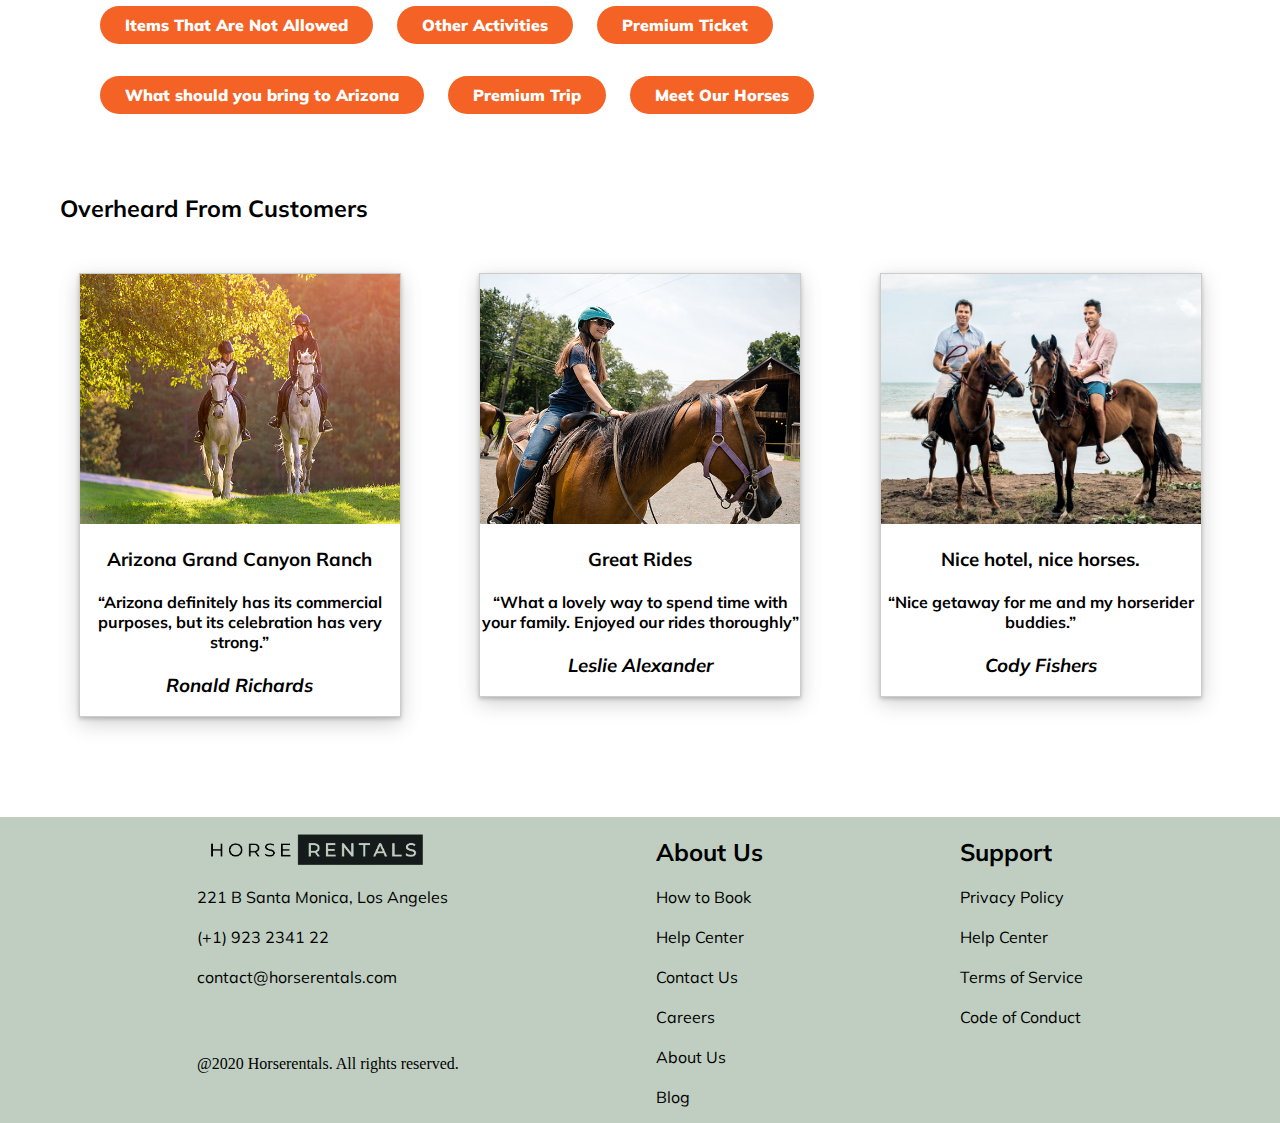
<file: BookingPage/HR.html>
<!DOCTYPE html>
<html lang="en">
<head>
    <meta charset="UTF-8" />
    <meta name="viewport" content="width=device-width, initial-scale=1.0" />
    <title>Horserentals</title>
    <link href="HR SYLES.css" rel="stylesheet" />
<link rel="preconnect" href="https://fonts.googleapis.com">
<link rel="preconnect" href="https://fonts.gstatic.com" crossorigin>
<link href="https://fonts.googleapis.com/css2?family=Mulish:wght@200&display=swap" rel="stylesheet"> 
 
<header>
    <img class="nav-logo" src="HR Photo/HorseRentalslogo.png" alt="horserentals logo">
        <nav class="navbar">
            <ul class="nav-links">
         <li><a href="#home">Home</a></li>
         <li><a href="#allthingsriding">All Things Riding</a></li>
         <li><a href="#topdestinations">Top Destinations</a></li>
         <li><a href="#equestrian101">Equestrian 101</a></li>
            </ul>
        </nav>
        <a class="subscribe" href="#subscribe"><button>Subscribe</button></a>
</header>
        <main>
           
            <h1 class="title">Arizona Grand Canyon Ride</h1>
           
 <section id="sub">
 <article>
   <div>
      <div id="information">
        <p>4517 Washington Ave. Grand Canyon, Arizona 39495</p>
        <div class="rating">
        <img class="rate" src="HR Photo/star_rate.png" /> <div>4.2 (230 Reviews)</div>
        <br>
      </div>
      <div><img src="HR Photo/Horsetrail.jpeg"></div>
    </article>
<br>
    <article id="booking-container">
      <div>
      <form>
    <br>
    <br>
    <br>
    <br>
    <br>
      <br>
      </form>
      <h2 class="details">Price:    $4800 USD</h2>
      <button class="click" onclick= a href= "#checkout">Book Now</button>
    </div>
</article>
</div>
 </div>
 <br>
 <br>
</section>
               <h3 class="hthree">Description</h3>
                <section class="description">
                  <p>See Arizona's Old West landscape as it was meant to be seen—from atop a horse. 
                    Leave your plugged-in life behind for the quiet of
                    Arizona's wide-open spaces and warm, laid-back Western hospitality at one of the state's famous dude ranches.
                  </p>
               
                  <h3 class="key">Important Information</h3>
                 <ul>
                <li>Experienced riders only</li>
                <li>Open only Saturday and Sunday</li> 
                <li>No gear rental</li>  
                <li>Medical Supplies</li>
                 </ul>
                 <h3 class="open">Opening Hours</h3>
                 <ul>
                     <li>Sunday - Friday</li>
                     <li>10:00 AM - 3:45 PM</li>
                 </ul>
                 <h2 class="location">Location</h2>
                    <iframe src="https://www.google.com/maps/embed?pb=!1m18!1m12!1m3!1d26514.537294123427!2d-112.01729330348482!3d33.82993051267072!2m3!1f0!2f0!3f0!3m2!1i1024!2i768!4f13.1!3m3!1m2!1s0x872b7cedeb2cb141%3A0xc4bfdc0ee730c8e4!2sCave%20Creek%20Trail%20Rides!5e0!3m2!1sen!2sca!4v1649730789122!5m2!1sen!2sca" width="100%" height="400" style="border:10px;" allowfullscreen="" loading="lazy"></iframe>
                
                 
                 <div>
                 <h1 class="titlef">F.A.Q's</h1>


                 <section class="facts">

                 <p><button>What should you bring to Arizona</button>
                    <button>Premium Trip</button>
                    <button>Meet Our Horses</button> </p>

                    <p> <button>Items That Are Not Allowed</button>
                        <button>Other Activities</button>
                        <button>Premium Ticket</button></p>
                
                </section>
                </div>
                </section>
              
                <div class="container">
                    <div class="heading">
                      <h3 style="font-family: Mulish; margin-left:60px ;">Overheard From Customers</h3>

                      </div>
                    </div>
                    <section class="row">
                      <div class="card">
                        <img src="HR Photo/card1.jpeg" alt="Avatar">
                        <div class = "container">
                            <h3 style="font-family: Mulish; text-align: center;">Arizona Grand Canyon Ranch</h3>
                            <h4 style="font-family: Mulish; text-align: center;">“Arizona definitely has its commercial purposes,
                                but its celebration has very strong.”</h4>
    
                              <h3 style="font-style: italic; font-family: Mulish; text-align: center;">Ronald Richards</h3>
                            </div>
            
                        </div>
                      </div>
            
                      <div class="card">
                            <img src="HR Photo/card2.jpeg" alt="Avatar">
                            <div class = "container">
                                <h3 style="font-family: Mulish; text-align: center;">Great Rides</h3>
                            <h4 style="font-family: Mulish; text-align: center;">“What a lovely way to spend time with your family. 
                                Enjoyed our rides thoroughly”</h4>
    
                              <h3 style="font-style: italic; font-family: Mulish; text-align: center;">Leslie Alexander</h3>
                            </div>
            
                            </div>
            
                          </div>
            
                          <div class="card">
                            <img src="HR Photo/card3.jpeg" alt="Avatar">
                            <div class = "container">
                                <h3 style="font-family: Mulish; text-align: center;">Nice hotel, nice horses.</h3>
                            <h4 style="font-family: Mulish; text-align: center;"> “Nice getaway for me and my horserider buddies.”</h4>
    
                              <h3 style="font-style: italic; font-family: Mulish; text-align: center;">Cody Fishers</h3>
                            </div>
                            </section>
                            </div>
                          </div>
            
                      </div>
                    </div>

          </div>
        </div>
 
        </div>
        
            </section>
        </main>
    
        <footer>
            <div class="copyright" style="padding-top: 50px;">
    
            </div>
            <div class="row" style="background-color: #BFCEC0;">
    
              <div class="column">
                <img class="nav-logo" src="HR Photo/HorseRentalslogo.png" alt= "horserentals logo" style="height: 70px; width: auto;"><br>
                <p style="font-family: Mulish;">221 B Santa Monica, Los Angeles <br> <br>
                  (+1) 923 2341 22<br> <br>
                  contact@horserentals.com
                </p>
                <br>
                <br>
                <p></p>
    
        <p>@2020 Horserentals. All rights reserved.</p>

              </div>
              <div class="column">
                <h2 style="font-family: Mulish;">About Us</h2>
                <p style="font-family: Mulish;">How to Book <br> <br>
                  Help Center<br> <br>
                  Contact Us<br> <br>
                  Careers<br> <br>
                  About Us<br> <br>
                  Blog
                </p>
              </div>
              <div class="column">
                <h2 style="font-family: Mulish;">Support</h2>
                <p style="font-family: Mulish;">Privacy Policy <br> <br>
                  Help Center<br> <br>
                  Terms of Service<br> <br>
                  Code of Conduct
              </div>
              </div>
    
        </footer>
    </footer>
    <script src="script.js"></script>
</body>
</html>
</file>
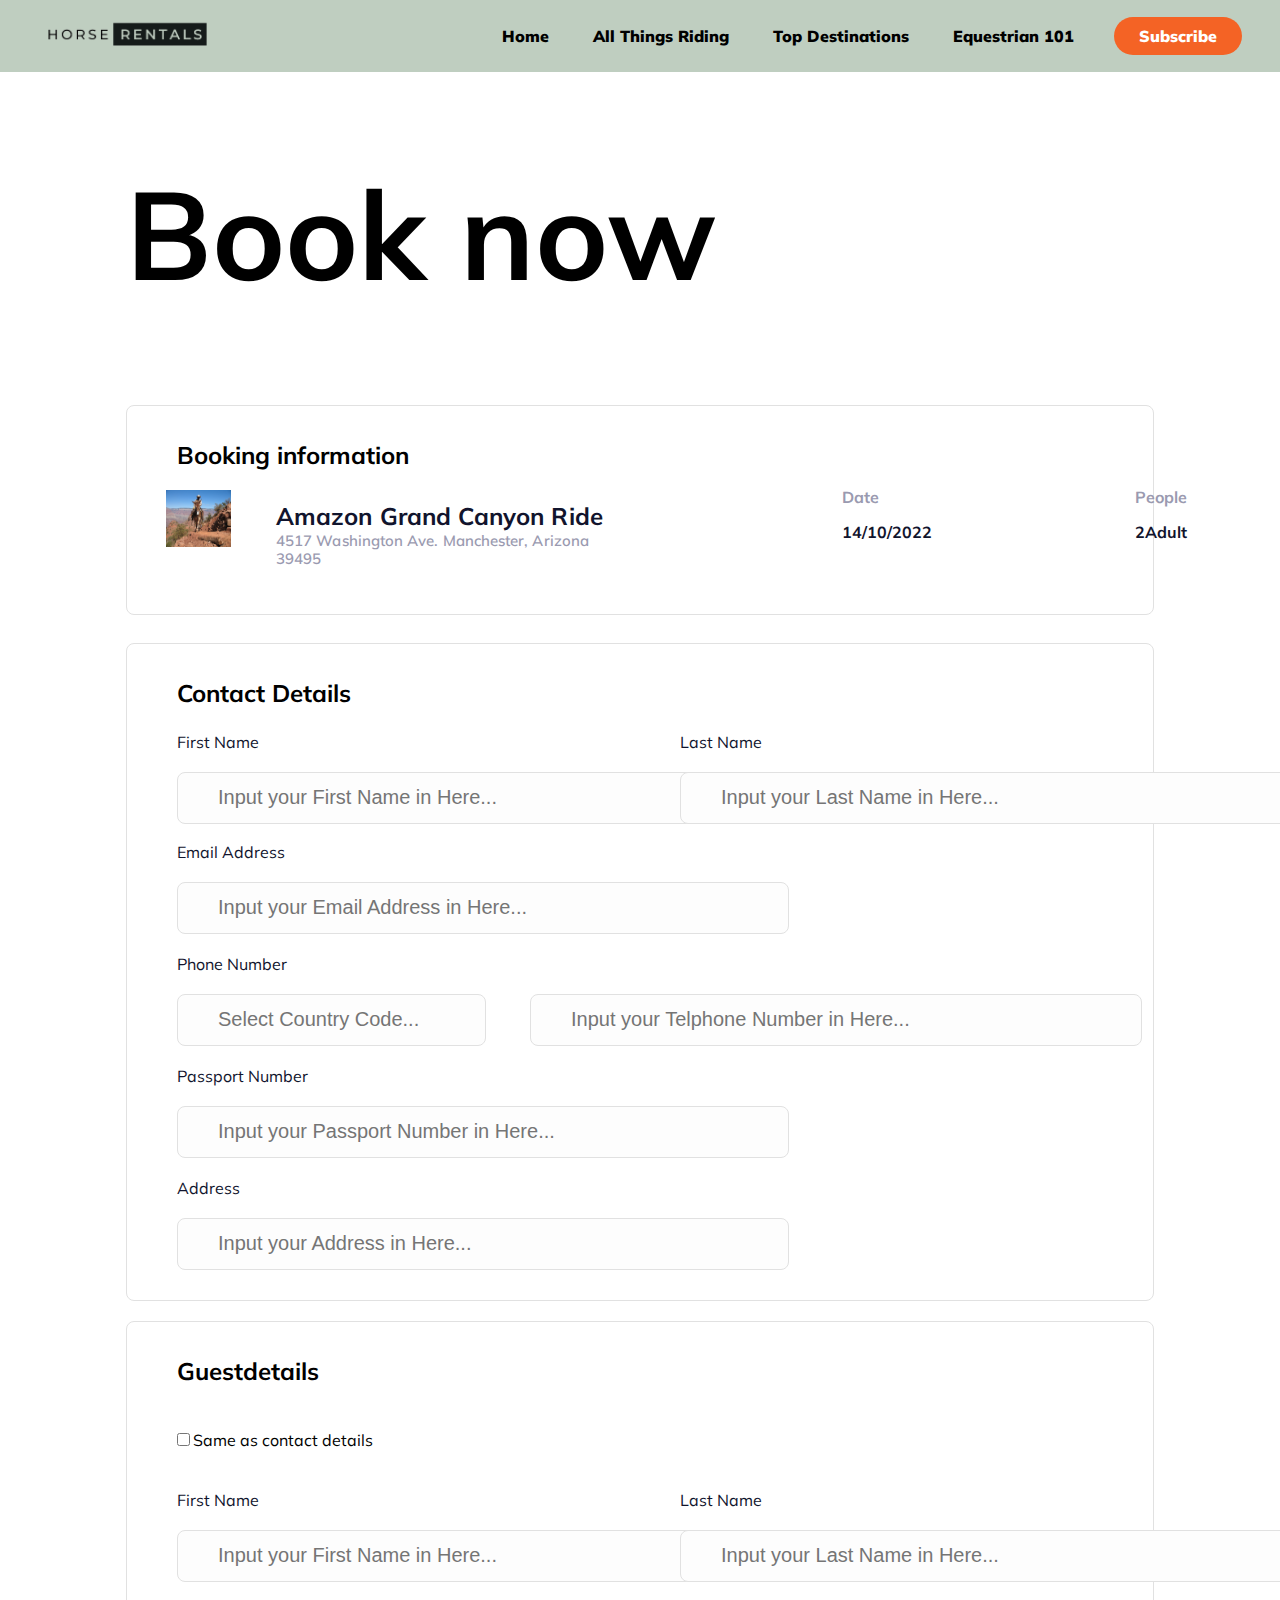
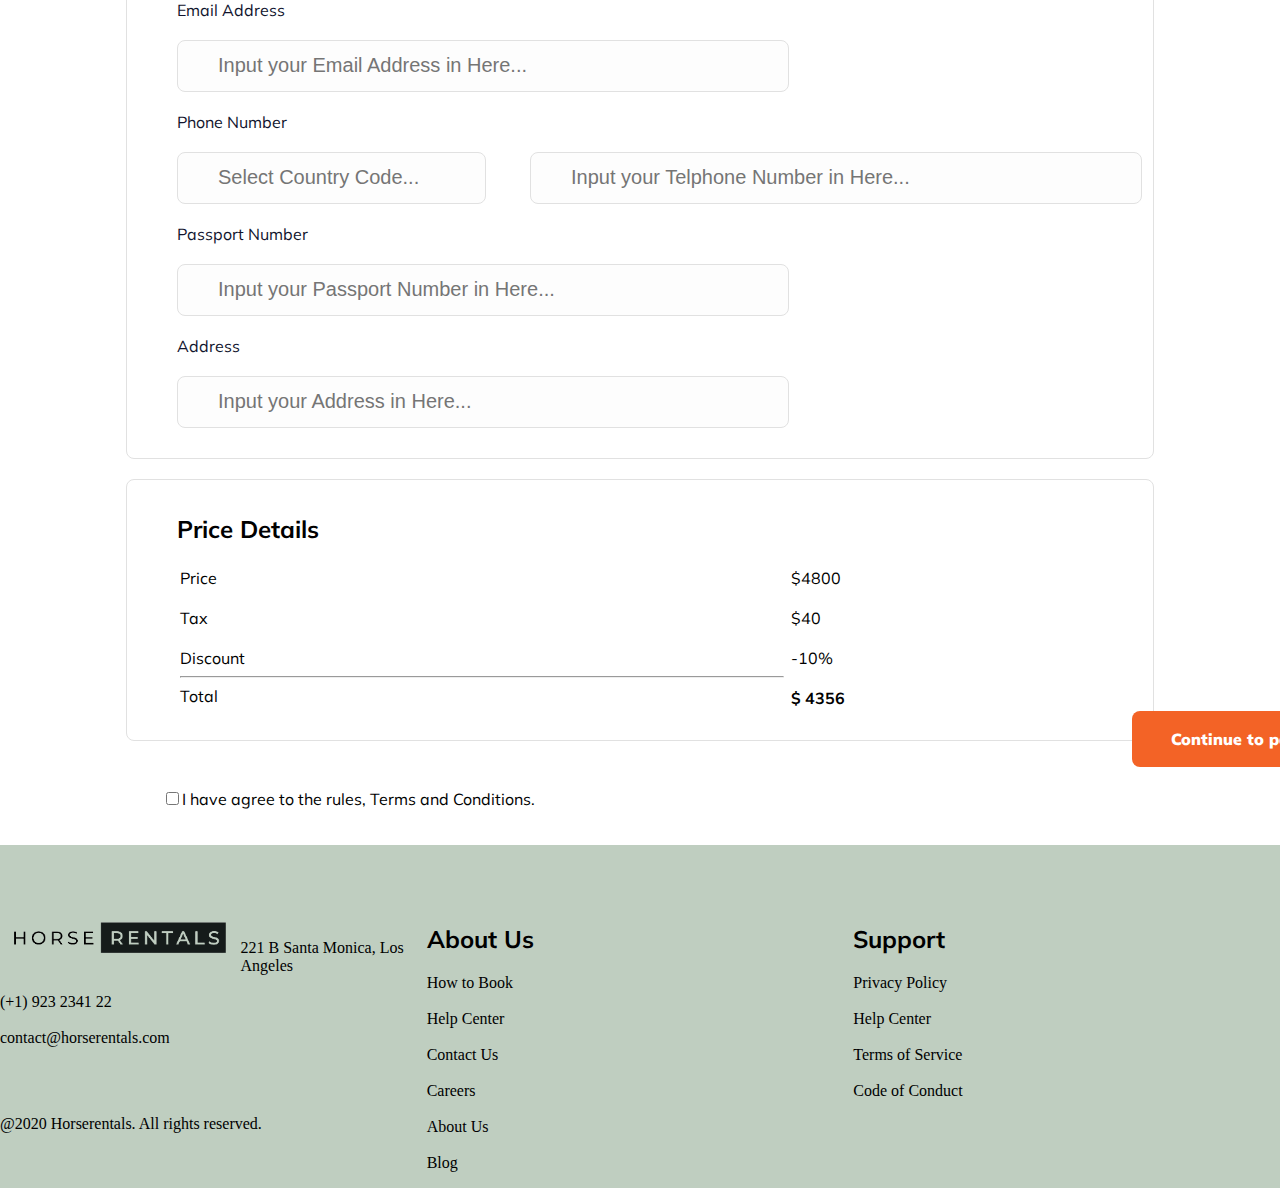
<file: Checkout/index.html.html>
<!DOCTYPE html>
<html lang="en">
<head>
    <meta charset="UTF-8" />
    <meta name="viewport" content="width=device-width, initial-scale=1.0" />
    <title>Horserental</title>
    <link href="styles.css" rel="stylesheet" />
</head>
<body>
    <header>
        <img class="nav-logo" src="media/HorseRentalslogo.png" alt="horserentals logo">
        <nav class="navbar">
            <ul class="nav-links">
                <li><a href="#home">Home</a></li>
                <li><a href="#allthingsriding">All Things Riding</a></li>
                <li><a href="#topdestinations">Top Destinations</a></li>
                <li><a href="#equestrian101">Equestrian 101</a></li>
            </ul>
        </nav>
        <div>
            <button>Subscribe</button>
            <a class="subscribe" href="#subscribe"></a>
        </div>
    </header>
    <main>
        <section class="title">
            <h1>Book now</h1>
        </section>
        <article class="bookinginfo">
            <h3 id="subtitle">Booking information</h3>
            <section>
                <div class="row">
                    <div class="column0" id="left"> <img id="img_small" src="media/grand_canyon.jpg" /></div>
                    <div class="column0" id="middle1"> <p id="placename">Amazon Grand Canyon Ride</p> <div id="placeaddress">4517 Washington Ave. Manchester, Arizona 39495</div> </div>
                    <div class="column0" id="middle2"> <div id="date">Date</div> <div id="datechosen"> 14/10/2022 </div> </div>
                    <div class="column0" id="right"> <div id="people">People</div><div id="peoplenumber">2Adult</div> </div>
                </div>
            </section>
        </article>
        <br />
        <section id="bookingform">
            <form>
                <div class="contactdetails">
                    <h3 id="subtitle">Contact Details</h3>
                    <div>
                        <div class="row">
                            <div class="column1">
                                <label>First Name</label>
                                <br />
                                <br />
                                <input type="text" id="firstname" name="firstname" placeholder="Input your First Name in Here..." required />
                                <br />
                                <br />
                            </div>
                            <div class="column1">
                                <label>Last Name</label>
                                <br />
                                <br />
                                <input type="text" id="lasttname" name="lastname" placeholder="Input your Last Name in Here..." required />
                                <br />
                                <br />
                            </div>
                        </div>
                        <div>
                            <label>Email Address</label>
                            <br />
                            <br />
                            <input type="email" id="email" name="email" placeholder="Input your Email Address in Here..." required />
                            <br />
                            <br />
                            <label>Phone Number</label>
                            <br />
                            <br />
                            <input list="code-country" class="codecountrybox" placeholder="Select Country Code...">
                            <datalist id="code-country">
                                <option value="+1">
                                <option value="+91">
                                <option value="+98">
                                <option value="+868">
                                <option value="+">
                            </datalist>
                            <input type="tel" id="tel" name="tel" placeholder="Input your Telphone Number in Here..." required />
                            <br />
                            <br />
                            <label>Passport Number</label>
                            <br />
                            <br />
                            <input type="text" id="passportnumber" name="passportnumber" placeholder="Input your Passport Number in Here..." required />
                            <br />
                            <br />
                            <label>Address</label>
                            <br />
                            <br />
                            <input type="text" id="address" name="address" placeholder="Input your Address in Here..." required />
                            <br />
                            <br />
                        </div>
                    </div>
                </div>
                <div class="guestdetails">
                    <h3 id="subtitle">Guestdetails</h3>
                    <br />
                    <dive>
                        <div><input type="checkbox" class="sameascontact" name="sameascontact" />Same as contact details</div>
                        <br />
                        <br />
                        <div class="row">
                            <div class="column2">
                                <label>First Name</label>
                                <br />
                                <br />
                                <input type="text" id="firstname2" name="firstname2" placeholder="Input your First Name in Here..." required />
                                <br />
                                <br />
                            </div>
                            <div class="column2">
                                <label>Last Name</label>
                                <br />
                                <br />
                                <input type="text" id="lasttname2" name="lastname2" placeholder="Input your Last Name in Here..." required />
                                <br />
                                <br />
                            </div>
                        </div>
                        <div>
                            <label>Email Address</label>
                            <br />
                            <br />
                            <input type="email" id="email2" name="email2" placeholder="Input your Email Address in Here..." required />
                            <br />
                            <br />
                            <label>Phone Number</label>
                            <br />
                            <br />
                            <input list="code-country" class="codecountrybox" placeholder="Select Country Code...">
                            <datalist id="code-country">
                                <option value="+1">
                                <option value="+91">
                                <option value="+98">
                                <option value="+868">
                                <option value="+">
                            </datalist>
                            <input type="tel" id="tel2" name="tel2" size="10" placeholder="Input your Telphone Number in Here..." required />
                            <br />
                            <br />
                            <label>Passport Number</label>
                            <br />
                            <br />
                            <input type="text" id="passportnumber2" name="passportnumber2" placeholder="Input your Passport Number in Here..." optional />
                            <br />
                            <br />
                            <label>Address</label>
                            <br />
                            <br />
                            <input type="text" id="address2" name="address2" placeholder="Input your Address in Here..." required />
                            <br />
                            <br />
                        </div>
                        <dive>
                </div>
                <div class="pricedetails">
                    <h3 id="subtitle">Price Details</h3>
                    <div class="row">
                        <div class="column3" id="infocolumn">
                            <div>Price</div>
                            <br />
                            <div>Tax</div>
                            <br />
                            <div>Discount</div>
                            <hr />
                            <div>Total</div>
                        </div>
                        <div class="column3" id="pricecolumn">
                            <div>$4800</div>
                            <br />
                            <div>$40</div>
                            <br />
                            <div>-10%</div>
                            <br />
                            <div style="font-weight:700; font-size:16px;">$ 4356</div>
                        </div>
                    </div>
                </div>
                <br />
                <div>
                    <div id="agreemargin"><input type="checkbox" class="agreebox" name="agreebox" required />I have agree to the rules, Terms and Conditions.</div>
                    <div><button type="submit" id="continutopayment" name="continuetopayment">Continue to payment</button></div>
                </div>
            </form>
            <br />
            <br />
            <p id="form-message" class="hidden"></p>
        </section>
    </main>
    <footer>
        <div class="copyright" style="padding-top: 50px;"></div>
        <div class="row" style="background-color: #BFCEC0;">
            <div class="column">
                <img class="nav-logo" src="media\HorseRentalslogo.png" alt="horserentals logo" style="height: 70px; width: auto;"><br>
                <p>
                    221 B Santa Monica, Los Angeles <br> <br>
                    (+1) 923 2341 22<br> <br>
                    contact@horserentals.com
                </p>
                <br>
                <br>
                <p></p>
                <p>@2020 Horserentals. All rights reserved.</p>
            </div>
            <div class="column">
                <h2 style="font-family:'Mulish', sans-serif;">About Us</h2>
                <p>
                    How to Book <br> <br>
                    Help Center<br> <br>
                    Contact Us<br> <br>
                    Careers<br> <br>
                    About Us<br> <br>
                    Blog
                </p>
            </div>
            <div class="column">
                <h2 style="font-family:'Mulish', sans-serif;">Support</h2>
                <p>
                    Privacy Policy <br> <br>
                    Help Center<br> <br>
                    Terms of Service<br> <br>
                    Code of Conduct
                </p>
            </div>
        </div>
    </footer>
    <script src="script.js"></script>
</body>
</html>
</file>
<file: BookingPage/styles.css>
@import url("https://fonts.googleapis.com/css?family=Mulish:400,600");

body{
    margin: 0px; 
    padding: 0px;
}

.li, a, button{
    font-family:'Mulish', sans-serif;
    font-weight: 900;
    font-size: 16px;
    color: black;
    text-decoration: none;
}

header{
    display: flex;
    background-color: #BFCEC0;
    justify-content: flex-end;
    align-items: center;
    padding: 10px 3%;
}


.nav-logo{
    cursor: pointer;
    width: 180px;
    float:left;
    margin-right: auto;
}


.nav-links{
    list-style: none;
}

.nav-links li{
    display: inline-block;
    padding: 0px 20px;
}

.nav-links li a{
    transition: all 0.3s ease 0s;
}

.nav-links li a:hover{
    color: #F36326
}

button {
    margin-left: 20px;
    padding: 9px 25px;
    background-color: rgba(244, 99, 37, 1);
    border: none;
    border-radius: 50px;
    cursor: pointer;
    transition: all 0.3s ease 0s;
    color: white;
}

button:hover{
    background-color: #f46325cc;
}



.title {
  color: var(--mirage);
  font-family: Mulish;
 font-size: 40px;
  font-weight: 400;
 color: gray;
  letter-spacing: 0.24px;
  margin-left: 65px;
}

#information {
    display:flex;
    flex-direction: column;
    align-items: flex-start;
    font-family: Mulish;
    color: gray;
  }


#booking-container {
    display: flex;
    flex-direction: row;
    font-family: Mulish;
    color: gray;
}


.rating {
  display: flex;
}

.hthree {
    font-family: Mulish;
    font-weight: bolder;
    color: gray;
    margin-left: 60px;
}

.key {
    font-family: Mulish;
    font-weight: 900;
    font-size: 20px;
    color: gray;
}

.button {
    border-radius: 8px;
    cursor: pointer;
    text-align: center;
    font-family: Mulish;
}

.oval {
    height: 50px;
    width: 100px;
    background-color: #F36326;
    border-radius: 50px;
    text-align: center;
    align-items:center;
    font-family: Mulish;
    color: white;
}

.details {
    font-family: Mulish;
    color: gray;
   
}

.trip {
    font-family: Mulish;
    font-size: 16px;
    text-align: center;
    font-weight: 600;
    display: flex;
}

  
  .click {
    color: white;
    font-family: Mulish;
    font-size: 16px;
    text-align: center;
  }

.description {
    font-family: Mulish;
    color: gray;
    margin-left: 60px;
    display: inline-block;
}

.open {
    color: gray;
    font-weight: bold;
}

.location {
    color: gray;
    font-weight: bold;
}

.titlef {
    color:gray;
}

.facts {
    display: flex;
    flex-direction: column-reverse;
    padding: 20px 30px;
   padding-bottom: 40px;
   padding-top: 20px;
   padding-right: 20px;
   padding-left: 20px;
}

.review {
    font-family: Mulish;
    color: black;
}

.at {
    font-family: Mulish;
}

.on {
    font-family: Mulish;
}

.it {
    font-family: Mulish;
}

#customers {
    display: flex;
    flex-direction: row;
    justify-content: space-around;
}

#sub {
    display: flex;
    flex-direction: row;
    justify-content: space-around;
    justify-items: flex-start;
}


Card Trial 

.container {
    width: 500px;
    margin: 50px auto;
    padding: 20px;
  }
  .heading {
    text-align: left;
    font-size: 20px;
    margin-bottom: 50px;
  }

  .overlap-group-1 {
    height: 15px;
    margin-top: 1.86px;
    position: relative;
    width: 19px;
  }


  .icon-color-1 {
    height: 15px;
    left: 0;
    position: absolute;
    top: 0;
    width: 19px;
  }

 
  .row {
    display: flex;
    flex-direction: row;
    justify-content: space-evenly;
  }

  .card {
    width: 25%;
    height: 40%;
    background: #fff;
    border: 1px solid #ccc;
    margin-bottom: 50px;
    transition: 0.3s;
    box-shadow: 0 2px 4px 0 rgba(0, 0, 0, 0.2), 0 6px 20px 0 rgba(0, 0, 0, 0.19);
    overflow: hidden;
    color: gray;
  }


  .card img {
    height: 250px;
    width:100%;
  }

  .card:hover {
    transform: scale(1.05);
    box-shadow: 0 0 40px -10px rgba(0, 0, 0, 0.25);
  }

  @media screen and (max-width: 50px) {
    .card {
      width: 40%;
    }
  }

  @media screen and (max-width: 620px) {
    .container {
      width: 100%;
    }

    .heading {
      padding: 20px;
      font-size: 20px;
    }

    .card {
      width: 1000%;
    }

.rights {
    font-family: Mulish;
}
    .copyright {
        background-color: #BFCEC0;
          background-size: cover;
          background-position: center;
          display: flex;
          flex-direction: column;
          align-items: center;
          justify-content: center;
          font-family: 'Varela Round', sans-serif;
          font-size: 10px;
          padding: 10px;
      }
      
        .row {
          display: flex;
          flex-direction: row;
          justify-content: space-around;
          flex-flow: wrap;
        }
      
          .column {
            width: 33.33%;
            background-color: #BFCEC0;
        }
      }
</file>
<file: Checkout/styles.css>
@import url('https://fonts.googleapis.com/css2?family=Fredoka+One&family=Varela+Round&display=swap');
@import url('https://fonts.googleapis.com/css2?family=Mulish:wght@600;700&display=swap');
body{
    margin: 0px; 
    padding: 0px;
}

.li, a, button{
    font-family:'Mulish', sans-serif;
    font-weight: 900;
    font-size: 16px;
    color: black;
    text-decoration: none;
}

header{
    display: flex;
    background-color: #BFCEC0;
    justify-content: flex-end;
    align-items: center;
    padding: 10px 3%;
}


.nav-logo{
    cursor: pointer;
    width: 180px;
    float:left;
    margin-right: auto;
}


.nav-links{
    list-style: none;
}

.nav-links li{
    display: inline-block;
    padding: 0px 20px;
}

.nav-links li a{
    transition: all 0.3s ease 0s;
}

.nav-links li a:hover{
    color: #F36326
}

button {
    margin-left: 20px;
    padding: 9px 25px;
    background-color: rgba(244, 99, 37, 1);
    border: none;
    border-radius: 50px;
    cursor: pointer;
    transition: all 0.3s ease 0s;
    color:white;
}

button:hover{
    background-color: rgba(244, 99, 37, 0.8);
}
.title {
    display: flex;
    flex-direction: column;
    margin-left: 126px;
    color: black;
    font-size: 62px;
    font-family: 'Mulish', sans-serif;
}
#subtitle {
    font-size: 24px;
    font-family: 'Mulish', sans-serif;
    margin-left: 40px;
}
.bookinginfo {
    border: solid 0.5px;
    border-color: #E1E1E1;
    border-radius: 8px;
    margin-left: 126px;
    margin-right: 126px;
    margin-bottom: 0px;
    margin-top: 10px;
    padding: 10px;
    flex-direction:column;
}
.column0 {
    float: left;
    padding-bottom: 10px;
    height: 100px;
}
#left, #right {
    width: 10%;
}
#middle1 {
    width: 60%;
}
#middle2 {
    width: 10%;
}
.row:after {
    content: "";
    display: table;
    clear: both;
}
#img_small {
    display: flex;
    width: 65px;
    height: 57px;
    position: absolute;
    left: 166px;
    top: 490px;
}
#placename {
    position: absolute;
    width: 327px;
    height: 29px;
    left: 276px;
    top: 478px;
    font-family: 'Mulish', sans-serif;
    font-style: normal;
    font-weight: 700;
    font-size: 24px;
    line-height: 120%;
    letter-spacing: 0.003em;
    color: #11142D;
}
#placeaddress {
    position: absolute;
    width: 362px;
    height: 18px;
    left: 276px;
    top: 532px;
    font-family: 'Mulish', sans-serif;
    font-style: normal;
    font-weight: 600;
    font-size: 15px;
    line-height: 120%;
    letter-spacing: 0.005em;
    color: #9A9AB0;
}
#date {
    position: absolute;
    width: 38px;
    height: 19px;
    left: 842px;
    top: 488px;
    font-family: 'Mulish', sans-serif;
    font-style: normal;
    font-weight: 700;
    font-size: 16px;
    line-height: 120%;
    letter-spacing: 0.005em;
    color: #9A9AB0;
}
#datechosen {
    position: absolute;
    width: 131px;
    height: 29px;
    left: 842px;
    top: 523px;
    font-family: 'Mulish', sans-serif;
    font-style: normal;
    font-weight: 700;
    font-size: 16px;
    line-height: 120%;
    letter-spacing: 0.003em;
    color: #11142D;
}
#people {
    position: absolute;
    width: 52px;
    height: 19px;
    left: 1135px;
    top: 488px;
    font-family: 'Mulish', sans-serif;
    font-style: normal;
    font-weight: 700;
    font-size: 16px;
    line-height: 120%;
    letter-spacing: 0.005em;
    color: #9A9AB0;
}
#peoplenumber {
    position: absolute;
    width: 84px;
    height: 29px;
    left: 1135px;
    top: 523px;
    font-family: 'Mulish', sans-serif;
    font-style: normal;
    font-weight: 700;
    font-size: 16px;
    line-height: 120%;
    letter-spacing: 0.003em;
    color: #11142D;
}
.contactdetails {
    border: solid 0.5px;
    border-color: #E1E1E1;
    border-radius: 8px;
    margin-left: 126px;
    margin-right: 126px;
    margin-bottom: 20px;
    margin-top: 10px;
    font-size: 16px;
    font-family: 'Mulish', sans-serif;
    padding: 10px;
}
label {
    color: #11142D;
    font-size: 16px;
    padding-left: 40px;
}
#code-country {
    border: solid 0.5px;
    border-radius: 8px;
    background-color: #FDFDFD;
    border-color: #E1E1E1;
    color: #9A9AB0;
    font-size: 20px;
    padding-left: 40px;
    margin-left: 40px;
}
input.codecountrybox {
    min-height: 48px;
    min-width: 10px !important; 
    border: solid 0.5px;
    border-radius: 8px;
    background-color: #FDFDFD;
    border-color: #E1E1E1;
    color: #9A9AB0;
    font-size: 20px;
    margin-left: 40px;
}
input.sameascontact {
    min-width: 10px;
    min-height: 10px;
}
input.agreebox{
    min-width:10px;
    min-height:10px;
}
input {
    min-height: 48px;
    min-width: 568px;
    border: solid 0.5px;
    border-radius: 8px;
    background-color: #FDFDFD;
    border-color: #E1E1E1;
    color: #9A9AB0;
    font-size: 20px;
    padding-left: 40px;
    margin-left: 40px;
}
.column1 {
    float: left;
    padding-bottom: 60px;
    width:50%;
    height: 50px;
}
.column2 {
    float: left;
    padding-bottom: 60px;
    width: 50%;
    height: 50px;
}
.guestdetails {
    border: solid 0.5px;
    border-color: #E1E1E1;
    border-radius: 8px;
    margin-left: 126px;
    margin-right: 126px;
    margin-bottom: 20px;
    margin-top: 10px;
    font-size: 16px;
    font-family: 'Mulish', sans-serif;
    padding: 10px;
}
#sameascontact {
    border-color: black;
    padding-left: 0px;
    font-family: 'Mulish', sans-serif;
    font-weight: 600;
    font-size: 16px;
}

.pricedetails {
    border: solid 0.5px;
    border-color: #E1E1E1;
    border-radius: 8px;
    height: 240px;
    margin-left: 126px;
    margin-right: 126px;
    margin-bottom: 10px;
    margin-top: 10px;
    padding: 10px;
    flex-direction: column;
    font-size: 16px;
    font-family: 'Mulish', sans-serif;
}
.column3 {
    float: left;
    padding-bottom: 60px;
    height: 100px;
}
#infocolumn {
    float: left;
    padding-bottom: 20px;
    width: 60%;
    margin-left:40px;
}
#pricecolumn {
    float: left;
    padding-bottom: 20px;
    width: 30%;
    margin-right:40px;
}
#agreemargin {
    flex-direction: column;
    font-size: 16px;
    font-family: 'Mulish', sans-serif;
    margin-top: 20px;
    margin-left: 126px;
    top: 2361px;
}
#continutopayment {
    display: flex;
    flex-direction: row;
    justify-content: center;
    align-items: center;
    padding: 18px 24px;
    position: absolute;
    width: 246px;
    height: 56px;
    left: 1112px;
    top:2311px;
    border: hidden;
    border-radius: 8px;
    background-color: #F36326;
    font-size: 16px;
    font-family: 'Mulish', sans-serif;
    color: white;
}
#form-message {
    padding-left: 200px;
    font-family: 'Mulish', sans-serif;
    font-weight: 700;
    font-size: 24px;
    background-color: #BFCEC0;
    background-size:cover;
    background-position:center;
    transition: all 1s ease;
    margin-top: 10px;
    margin-bottom: 10px;
    align-content: center;
}
.hidden {
    display: none;
}
.copyright {
    background-color: #BFCEC0;
    background-size: cover;
    background-position: center;
    display: flex;
    flex-direction: column;
    align-items: center;
    justify-content: center;
    font-family: 'Varela Round', sans-serif;
    font-size: 10px;
    padding: 10px;
}

.row {
    display: flex;
    flex-direction: row;
    justify-content: space-around;
    flex-flow: wrap;
}

.column {
    width: 33.33%;
    background-color: #BFCEC0;
}
</file>
<file: BookingPage/HR SYLES.css>
body{
    margin: 0px; 
    padding: 0px;
}

.li, a, button{
    font-family:'Mulish', sans-serif;
    font-weight: 900;
    font-size: 16px;
    color: black;
    text-decoration: none;
}

header{
    display: flex;
    background-color: #BFCEC0;
    justify-content: flex-end;
    align-items: center;
    padding: 10px 3%;
}


.nav-logo{
    cursor: pointer;
    width: 180px;
    float:left;
    margin-right: auto;
}


.nav-links{
    list-style: none;
}

.nav-links li{
    display: inline-block;
    padding: 0px 20px;
}

.nav-links li a{
    transition: all 0.3s ease 0s;
}

.nav-links li a:hover{
    color: #F36326
}

button {
    margin-left: 20px;
    padding: 9px 25px;
    background-color: rgba(244, 99, 37, 1);
    border: none;
    border-radius: 50px;
    cursor: pointer;
    transition: all 0.3s ease 0s;
    color: white;
}

button:hover{
    background-color: #f46325cc;
}

@import url("https://fonts.googleapis.com/css?family=Mulish:400,700,600");



.title {
  color: var(--mirage);
  font-family: Mulish;
  font: size 70px;;
  font-weight: 900;
  letter-spacing: 0.24px;
  margin-left: 65px;
}

#information {
    display:flex;
    flex-direction: column;
    align-items: flex-start;
    font-family: Mulish;
  }


#booking-container {
    display: flex;
    flex-direction: row;
    font-family: Mulish;

}


.rating {
  display: flex;
}

.hthree {
    font-family: Mulish;
    font-weight: bolder;
    color: black;
    margin-left: 60px;
}

.key {
    font-family: Mulish;
    font-weight: 900;
    font-size: 20px;
    font-display: bolder;
    color: black;
}

.button {
    background-color: flamingo;
    border-radius: 8px;
    cursor: pointer;
    text-align: center;
    font-family: Mulish;
}

.details {
    font-family: Mulish;
    color: black;
    font-weight: bolder;
}

.trip {
    font-family: Mulish;
    font-size: 16px;
    text-align: center;
    font-weight: 600;
    display: flex;
}

  
  .click {
    color: white;
    font-family: Mulish;
    font-size: 16px;
    text-align: center;
  }

.description {
    font-family: Mulish;
    color: gray;
    margin-left: 60px;
    display: inline-block;
}

.open {
    color: black;
    font-weight: bolder;
}

.location {
    color: black;
    font-weight: bolder;
}

.titlef {
    color: black;
}

.facts {
    display: flex;
    flex-direction: column-reverse;
    padding: 20px 30px;
   padding-bottom: 40px;
   padding-top: 20px;
   padding-right: 20px;
   padding-left: 20px;
}

.review {
    font-family: Mulish;
    color: black;
}

.at {
    font-family: Mulish;
}

.on {
    font-family: Mulish;
}

.it {
    font-family: Mulish;
}

#customers {
    display: flex;
    flex-direction: row;
    justify-content: space-around;
}

#sub {
    display: flex;
    flex-direction: row;
    justify-content: space-around;
    justify-items: flex-start;
}


Card Trial 

.container {
    width: 500px;
    margin: 50px auto;
    padding: 20px;
  }
  .heading {
    text-align: left;
    font-size: 20px;
    margin-bottom: 50px;
  }

  .overlap-group-1 {
    height: 15px;
    margin-top: 1.86px;
    position: relative;
    width: 19px;
  }


  .icon-color-1 {
    height: 15px;
    left: 0;
    position: absolute;
    top: 0;
    width: 19px;
  }

 
  .row {
    display: flex;
    flex-direction: row;
    justify-content: space-evenly;
  }

  .card {
    width: 25%;
    height: 40%;
    background: #fff;
    border: 1px solid #ccc;
    margin-bottom: 50px;
    transition: 0.3s;
    box-shadow: 0 2px 4px 0 rgba(0, 0, 0, 0.2), 0 6px 20px 0 rgba(0, 0, 0, 0.19);
    overflow: hidden;
  }


  .card img {
    height: 250px;
    width:100%;
  }

  .card:hover {
    transform: scale(1.05);
    box-shadow: 0 0 40px -10px rgba(0, 0, 0, 0.25);
  }

  @media screen and (max-width: 50px) {
    .card {
      width: 40%;
    }
  }

  @media screen and (max-width: 620px) {
    .container {
      width: 100%;
    }

    .heading {
      padding: 20px;
      font-size: 20px;
    }

    .card {
      width: 1000%;
    }

.rights {
    font-family: Mulish;
}
    .copyright {
        background-color: #BFCEC0;
          background-size: cover;
          background-position: center;
          display: flex;
          flex-direction: column;
          align-items: center;
          justify-content: center;
          font-family: 'Varela Round', sans-serif;
          font-size: 10px;
          padding: 10px;
      }
      
        .row {
          display: flex;
          flex-direction: row;
          justify-content: space-around;
          flex-flow: wrap;
        }
      
          .column {
            width: 33.33%;
            background-color: #BFCEC0;
        }
</file>
